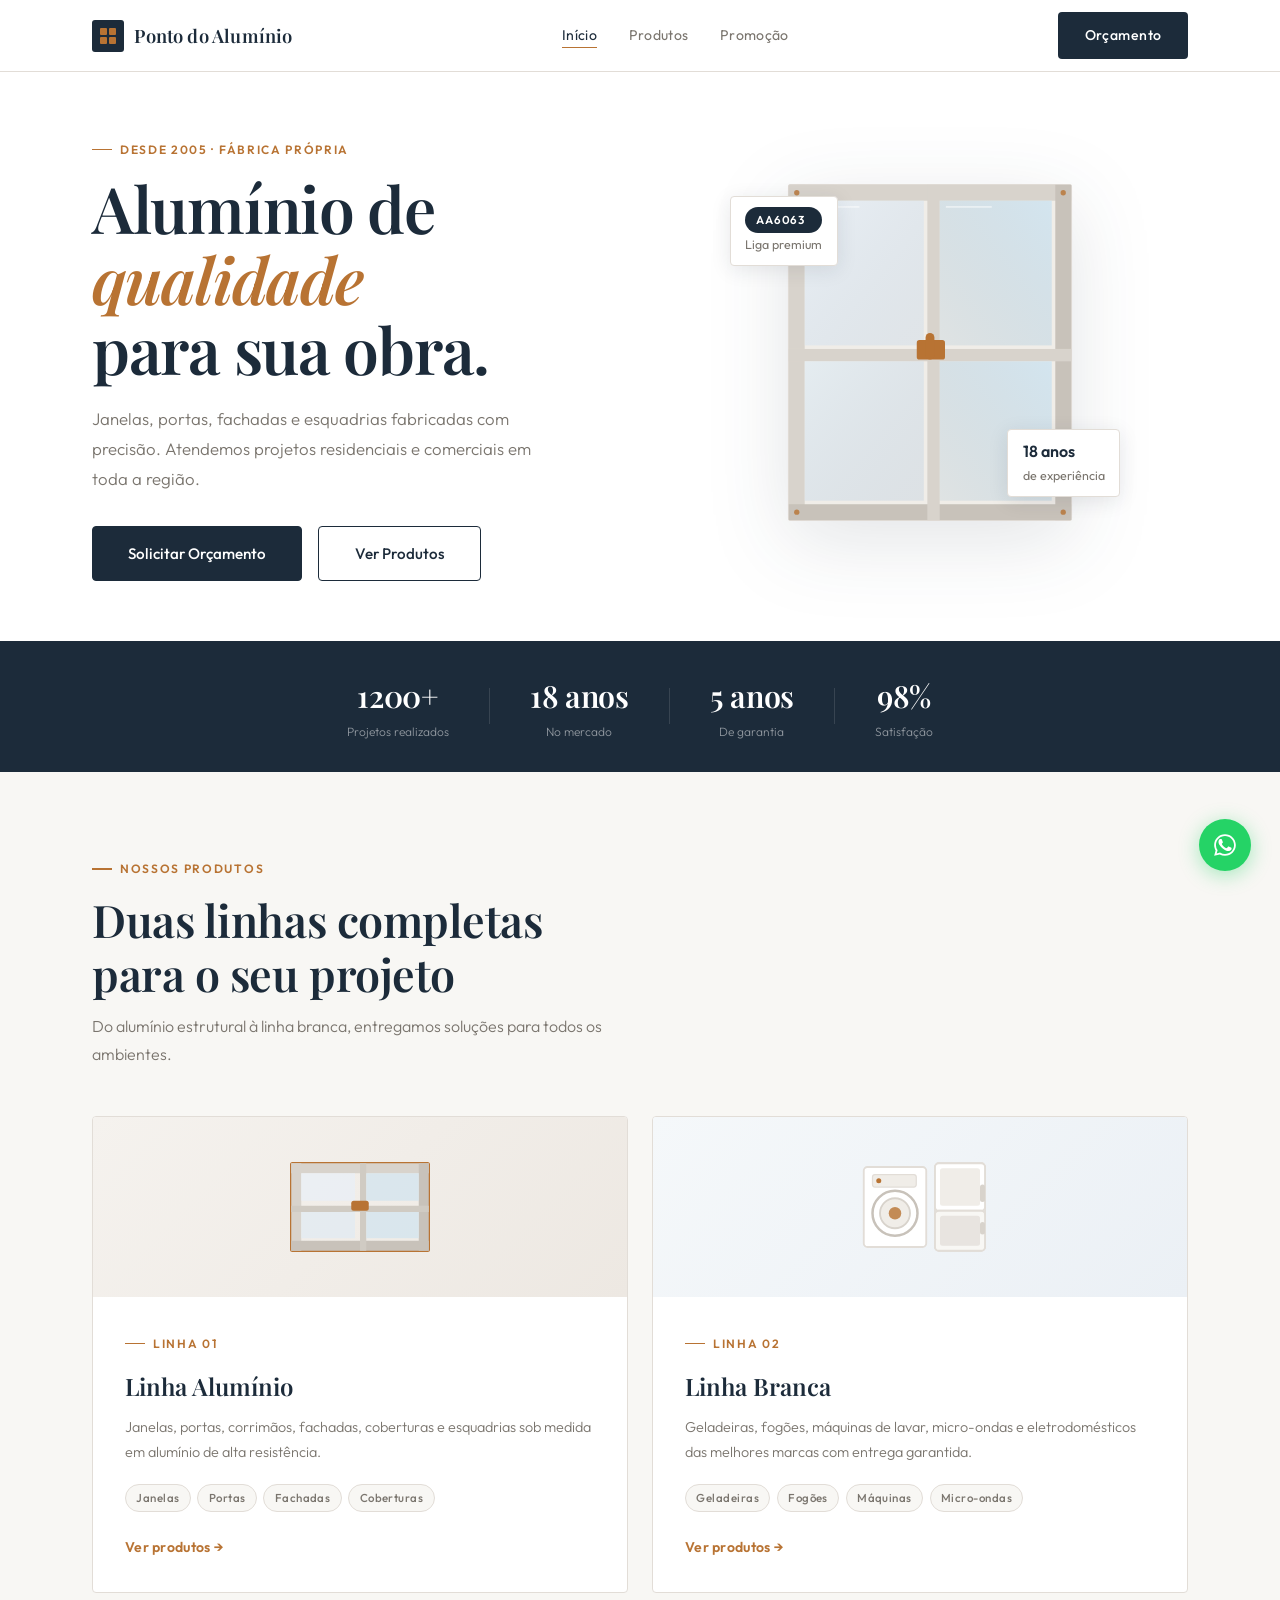
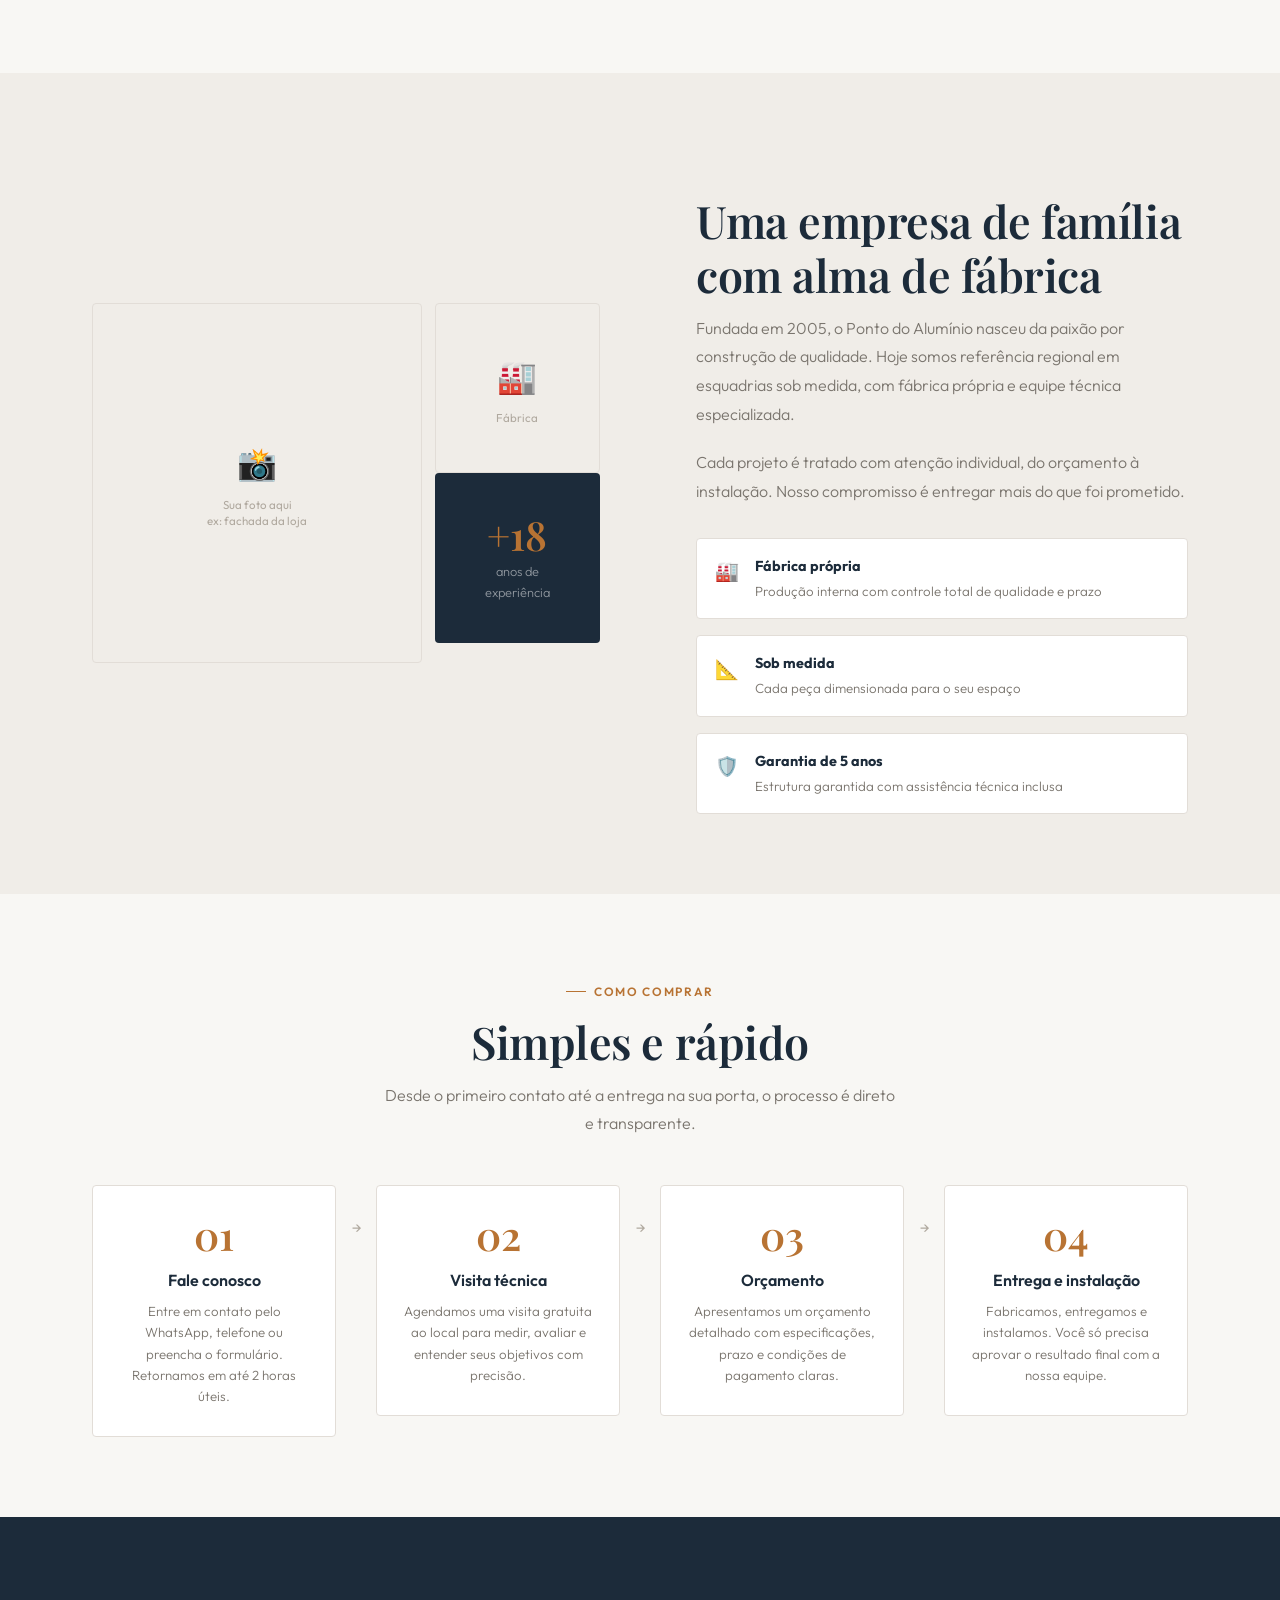
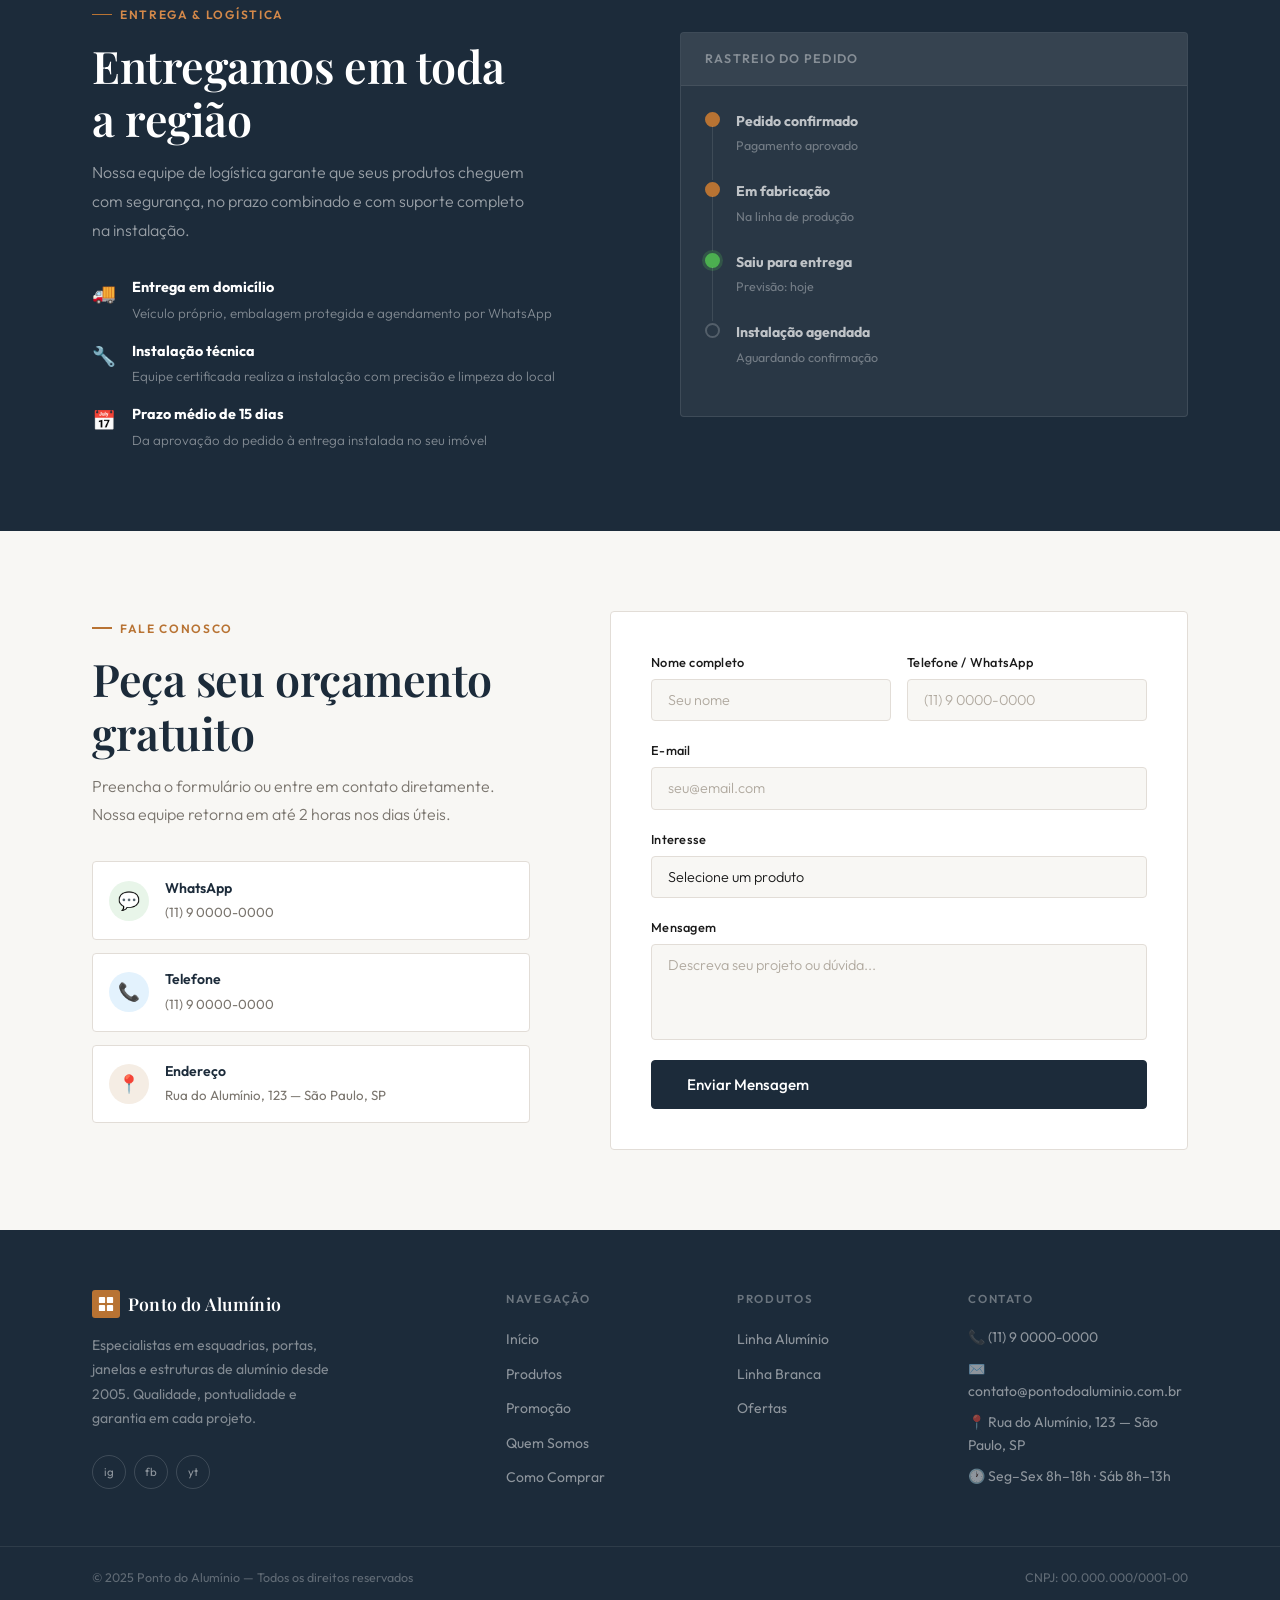
<file: index.html>
<!DOCTYPE html>
<html lang="pt-BR">
<head>
  <meta charset="UTF-8">
  <meta name="viewport" content="width=device-width, initial-scale=1.0">
  <meta name="description" content="Ponto do Alumínio — Especialistas em janelas, portas e esquadrias de alumínio. Fabricação própria, entrega rápida e garantia estendida.">
  <title>Ponto do Alumínio — Início</title>
  <link rel="preconnect" href="https://fonts.googleapis.com">
  <link rel="stylesheet" href="css/style.css">
  <link rel="stylesheet" href="css/home.css">
</head>
<body>

  <!-- NAV (injected by components.js) -->
  <div id="site-nav"></div>

  <main>

    <!-- ===== HERO ===== -->
    <section class="hero">
      <div class="container">
        <div class="hero-inner">
          <div class="hero-content">
            <div class="eyebrow reveal">Desde 2005 · Fábrica Própria</div>
            <h1 class="hero-title reveal reveal-delay-1">
              Alumínio de<br>
              <em>qualidade</em><br>
              para sua obra.
            </h1>
            <p class="hero-desc reveal reveal-delay-2">
              Janelas, portas, fachadas e esquadrias fabricadas com precisão.
              Atendemos projetos residenciais e comerciais em toda a região.
            </p>
            <div class="hero-actions reveal reveal-delay-3">
              <a href="#contato" class="btn btn-primary btn-lg">Solicitar Orçamento</a>
              <a href="produtos.html" class="btn btn-secondary btn-lg">Ver Produtos</a>
            </div>
          </div>
          <div class="hero-visual reveal reveal-delay-2">
            <div class="hero-img-wrap">
              <!-- Decorative aluminum window SVG -->
              <div class="hero-window-frame">
                <svg viewBox="0 0 340 400" fill="none" xmlns="http://www.w3.org/2000/svg">
                  <!-- Outer frame -->
                  <rect x="10" y="10" width="320" height="380" rx="2" fill="#F0EDE8" stroke="#E2DDD7" stroke-width="2"/>
                  <!-- Frame profile top -->
                  <rect x="10" y="10" width="320" height="18" fill="#D8D3CC"/>
                  <!-- Frame profile left -->
                  <rect x="10" y="10" width="18" height="380" fill="#D8D3CC"/>
                  <!-- Frame profile right -->
                  <rect x="312" y="10" width="18" height="380" fill="#C8C2BA"/>
                  <!-- Frame profile bottom -->
                  <rect x="10" y="372" width="320" height="18" fill="#C8C2BA"/>
                  <!-- Middle horizontal bar -->
                  <rect x="10" y="196" width="320" height="14" fill="#D8D3CC"/>
                  <!-- Middle vertical bar -->
                  <rect x="167" y="10" width="14" height="380" fill="#D8D3CC"/>
                  <!-- Glass panels -->
                  <rect x="28" y="28" width="135" height="164" fill="url(#glass1)"/>
                  <rect x="181" y="28" width="127" height="164" fill="url(#glass2)"/>
                  <rect x="28" y="210" width="135" height="158" fill="url(#glass3)"/>
                  <rect x="181" y="210" width="127" height="158" fill="url(#glass2)"/>
                  <!-- Handle -->
                  <rect x="155" y="186" width="32" height="22" rx="3" fill="#B87333"/>
                  <rect x="165" y="178" width="10" height="30" rx="5" fill="#B87333"/>
                  <!-- Light reflections -->
                  <path d="M35 35 L90 35" stroke="white" stroke-width="2" opacity="0.5"/>
                  <path d="M35 35 L35 80" stroke="white" stroke-width="2" opacity="0.3"/>
                  <path d="M188 35 L240 35" stroke="white" stroke-width="2" opacity="0.5"/>
                  <!-- Corner details -->
                  <circle cx="19" cy="19" r="3" fill="#B87333" opacity="0.8"/>
                  <circle cx="321" cy="19" r="3" fill="#B87333" opacity="0.8"/>
                  <circle cx="19" cy="381" r="3" fill="#B87333" opacity="0.8"/>
                  <circle cx="321" cy="381" r="3" fill="#B87333" opacity="0.8"/>
                  <defs>
                    <linearGradient id="glass1" x1="0" y1="0" x2="1" y2="1" gradientUnits="objectBoundingBox">
                      <stop offset="0%" stop-color="#E8F0F8" stop-opacity=".8"/>
                      <stop offset="100%" stop-color="#C8D8E8" stop-opacity=".4"/>
                    </linearGradient>
                    <linearGradient id="glass2" x1="1" y1="0" x2="0" y2="1" gradientUnits="objectBoundingBox">
                      <stop offset="0%" stop-color="#D0E4F0" stop-opacity=".9"/>
                      <stop offset="100%" stop-color="#B8CCD8" stop-opacity=".3"/>
                    </linearGradient>
                    <linearGradient id="glass3" x1="0" y1="0" x2="1" y2="1" gradientUnits="objectBoundingBox">
                      <stop offset="0%" stop-color="#E0ECF4" stop-opacity=".7"/>
                      <stop offset="100%" stop-color="#C0D0E0" stop-opacity=".4"/>
                    </linearGradient>
                  </defs>
                </svg>
              </div>
              <div class="hero-badge hero-badge-1">
                <span class="badge badge-navy">AA6063</span>
                <span>Liga premium</span>
              </div>
              <div class="hero-badge hero-badge-2">
                <strong>18 anos</strong>
                <span>de experiência</span>
              </div>
            </div>
          </div>
        </div>
      </div>

      <!-- Stats bar -->
      <div class="hero-stats-bar">
        <div class="container">
          <div class="hero-stats">
            <div class="stat-item">
              <strong data-counter="1200" data-suffix="+">0+</strong>
              <span>Projetos realizados</span>
            </div>
            <div class="stat-divider"></div>
            <div class="stat-item">
              <strong data-counter="18" data-suffix=" anos">0 anos</strong>
              <span>No mercado</span>
            </div>
            <div class="stat-divider"></div>
            <div class="stat-item">
              <strong data-counter="5" data-suffix=" anos">0 anos</strong>
              <span>De garantia</span>
            </div>
            <div class="stat-divider"></div>
            <div class="stat-item">
              <strong data-counter="98" data-suffix="%">0%</strong>
              <span>Satisfação</span>
            </div>
          </div>
        </div>
      </div>
    </section>

    <!-- ===== PRODUTOS DESTAQUE ===== -->
    <section class="section" id="produtos-destaque">
      <div class="container">
        <div class="section-header reveal">
          <div class="eyebrow">Nossos Produtos</div>
          <h2 class="section-title">Duas linhas completas<br>para o seu projeto</h2>
          <p class="section-sub">Do alumínio estrutural à linha branca, entregamos soluções para todos os ambientes.</p>
        </div>

        <div class="linha-cards">
          <!-- Linha Alumínio -->
          <a href="produtos.html#linha-aluminio" class="linha-card reveal">
            <div class="linha-card-visual linha-card-alu">
              <svg viewBox="0 0 120 80" fill="none" xmlns="http://www.w3.org/2000/svg">
                <rect x="5" y="5" width="110" height="70" rx="1" stroke="#B87333" stroke-width="2" fill="none"/>
                <rect x="5" y="5" width="110" height="8" fill="#D8D3CC"/>
                <rect x="5" y="5" width="8" height="70" fill="#D8D3CC"/>
                <rect x="107" y="5" width="8" height="70" fill="#C8C2BA"/>
                <rect x="5" y="67" width="110" height="8" fill="#C8C2BA"/>
                <rect x="60" y="5" width="5" height="70" fill="#D0CBC3"/>
                <rect x="5" y="39" width="110" height="5" fill="#D0CBC3"/>
                <rect x="13" y="13" width="43" height="22" fill="#E8F0F8" opacity=".7"/>
                <rect x="65" y="13" width="42" height="22" fill="#D0E4F0" opacity=".7"/>
                <rect x="13" y="44" width="43" height="21" fill="#E0ECF4" opacity=".7"/>
                <rect x="65" y="44" width="42" height="21" fill="#D0E4F0" opacity=".7"/>
                <rect x="53" y="35" width="14" height="8" rx="2" fill="#B87333"/>
              </svg>
            </div>
            <div class="linha-card-body">
              <div class="eyebrow">Linha 01</div>
              <h3>Linha Alumínio</h3>
              <p>Janelas, portas, corrimãos, fachadas, coberturas e esquadrias sob medida em alumínio de alta resistência.</p>
              <div class="linha-card-tags">
                <span>Janelas</span><span>Portas</span><span>Fachadas</span><span>Coberturas</span>
              </div>
              <span class="linha-card-link">Ver produtos →</span>
            </div>
          </a>

          <!-- Linha Branca -->
          <a href="produtos.html#linha-branca" class="linha-card reveal reveal-delay-2">
            <div class="linha-card-visual linha-card-branca">
              <svg viewBox="0 0 120 80" fill="none" xmlns="http://www.w3.org/2000/svg">
                <!-- Washing machine front -->
                <rect x="15" y="8" width="50" height="64" rx="3" fill="white" stroke="#E2DDD7" stroke-width="1.5"/>
                <circle cx="40" cy="45" r="18" stroke="#C8C2BA" stroke-width="2" fill="none"/>
                <circle cx="40" cy="45" r="12" stroke="#D8D3CC" stroke-width="1.5" fill="#F0EDE8"/>
                <circle cx="40" cy="45" r="5" fill="#B87333" opacity=".8"/>
                <rect x="22" y="14" width="35" height="10" rx="2" fill="#F0EDE8" stroke="#E2DDD7" stroke-width="1"/>
                <circle cx="27" cy="19" r="2" fill="#B87333"/>
                <!-- Fridge right -->
                <rect x="72" y="5" width="40" height="70" rx="3" fill="white" stroke="#E2DDD7" stroke-width="1.5"/>
                <rect x="72" y="5" width="40" height="38" rx="3" fill="white" stroke="#E2DDD7" stroke-width="1.5"/>
                <rect x="72" y="43" width="40" height="32" rx="3" fill="#F8F7F4" stroke="#E2DDD7" stroke-width="1.5"/>
                <rect x="76" y="9" width="32" height="30" rx="2" fill="#F0EDE8"/>
                <rect x="76" y="47" width="32" height="24" rx="2" fill="#E8E4E0"/>
                <rect x="108" y="22" width="4" height="14" rx="2" fill="#D8D3CC"/>
                <rect x="108" y="52" width="4" height="10" rx="2" fill="#D8D3CC"/>
              </svg>
            </div>
            <div class="linha-card-body">
              <div class="eyebrow">Linha 02</div>
              <h3>Linha Branca</h3>
              <p>Geladeiras, fogões, máquinas de lavar, micro-ondas e eletrodomésticos das melhores marcas com entrega garantida.</p>
              <div class="linha-card-tags">
                <span>Geladeiras</span><span>Fogões</span><span>Máquinas</span><span>Micro-ondas</span>
              </div>
              <span class="linha-card-link">Ver produtos →</span>
            </div>
          </a>
        </div>
      </div>
    </section>

    <!-- ===== QUEM SOMOS ===== -->
    <section class="section bg-light" id="quem-somos">
      <div class="container">
        <div class="about-grid">
          <div class="about-visual reveal">
            <div class="about-img-block">
              <div class="about-img-main">
                <div class="img-placeholder img-placeholder-tall">
                  <span>📸</span>
                  <small>Sua foto aqui<br>ex: fachada da loja</small>
                </div>
              </div>
              <div class="about-img-aside">
                <div class="img-placeholder img-placeholder-sm">
                  <span>🏭</span>
                  <small>Fábrica</small>
                </div>
                <div class="about-highlight-box">
                  <strong>+18</strong>
                  <span>anos de<br>experiência</span>
                </div>
              </div>
            </div>
          </div>
          <div class="about-content">
            <div class="eyebrow reveal">Quem Somos</div>
            <h2 class="section-title reveal">Uma empresa de família<br>com alma de fábrica</h2>
            <p class="reveal" style="color:var(--text-muted); font-weight:300; line-height:1.8; margin-bottom:1.2rem;">
              Fundada em 2005, o Ponto do Alumínio nasceu da paixão por construção de qualidade. Hoje somos referência regional em esquadrias sob medida, com fábrica própria e equipe técnica especializada.
            </p>
            <p class="reveal" style="color:var(--text-muted); font-weight:300; line-height:1.8; margin-bottom:2rem;">
              Cada projeto é tratado com atenção individual, do orçamento à instalação. Nosso compromisso é entregar mais do que foi prometido.
            </p>
            <div class="about-features reveal">
              <div class="about-feature">
                <div class="feature-icon">🏭</div>
                <div>
                  <strong>Fábrica própria</strong>
                  <p>Produção interna com controle total de qualidade e prazo</p>
                </div>
              </div>
              <div class="about-feature">
                <div class="feature-icon">📐</div>
                <div>
                  <strong>Sob medida</strong>
                  <p>Cada peça dimensionada para o seu espaço</p>
                </div>
              </div>
              <div class="about-feature">
                <div class="feature-icon">🛡️</div>
                <div>
                  <strong>Garantia de 5 anos</strong>
                  <p>Estrutura garantida com assistência técnica inclusa</p>
                </div>
              </div>
            </div>
          </div>
        </div>
      </div>
    </section>

    <!-- ===== COMO COMPRAR ===== -->
    <section class="section" id="como-comprar">
      <div class="container">
        <div class="text-center reveal">
          <div class="eyebrow" style="justify-content:center">Como Comprar</div>
          <h2 class="section-title">Simples e rápido</h2>
          <p class="section-sub" style="margin:0 auto;">Desde o primeiro contato até a entrega na sua porta, o processo é direto e transparente.</p>
        </div>
        <div class="steps-grid">
          <div class="step-card reveal">
            <div class="step-number">01</div>
            <h3>Fale conosco</h3>
            <p>Entre em contato pelo WhatsApp, telefone ou preencha o formulário. Retornamos em até 2 horas úteis.</p>
          </div>
          <div class="step-connector"></div>
          <div class="step-card reveal reveal-delay-1">
            <div class="step-number">02</div>
            <h3>Visita técnica</h3>
            <p>Agendamos uma visita gratuita ao local para medir, avaliar e entender seus objetivos com precisão.</p>
          </div>
          <div class="step-connector"></div>
          <div class="step-card reveal reveal-delay-2">
            <div class="step-number">03</div>
            <h3>Orçamento</h3>
            <p>Apresentamos um orçamento detalhado com especificações, prazo e condições de pagamento claras.</p>
          </div>
          <div class="step-connector"></div>
          <div class="step-card reveal reveal-delay-3">
            <div class="step-number">04</div>
            <h3>Entrega e instalação</h3>
            <p>Fabricamos, entregamos e instalamos. Você só precisa aprovar o resultado final com a nossa equipe.</p>
          </div>
        </div>
      </div>
    </section>

    <!-- ===== ENTREGA ===== -->
    <section class="section bg-navy" id="entrega">
      <div class="container">
        <div class="entrega-grid">
          <div>
            <div class="eyebrow" style="color:#D4894A">Entrega & Logística</div>
            <h2 class="section-title" style="color:white">Entregamos em toda<br>a região</h2>
            <p style="color:rgba(255,255,255,.55); font-weight:300; line-height:1.8; max-width:440px; margin-bottom:2rem;">
              Nossa equipe de logística garante que seus produtos cheguem com segurança, no prazo combinado e com suporte completo na instalação.
            </p>
            <div class="entrega-items">
              <div class="entrega-item reveal">
                <span class="entrega-icon">🚚</span>
                <div>
                  <strong>Entrega em domicílio</strong>
                  <p>Veículo próprio, embalagem protegida e agendamento por WhatsApp</p>
                </div>
              </div>
              <div class="entrega-item reveal reveal-delay-1">
                <span class="entrega-icon">🔧</span>
                <div>
                  <strong>Instalação técnica</strong>
                  <p>Equipe certificada realiza a instalação com precisão e limpeza do local</p>
                </div>
              </div>
              <div class="entrega-item reveal reveal-delay-2">
                <span class="entrega-icon">📅</span>
                <div>
                  <strong>Prazo médio de 15 dias</strong>
                  <p>Da aprovação do pedido à entrega instalada no seu imóvel</p>
                </div>
              </div>
            </div>
          </div>
          <div class="entrega-visual reveal">
            <div class="entrega-card">
              <div class="entrega-card-header">Rastreio do Pedido</div>
              <div class="entrega-timeline">
                <div class="tl-item tl-done">
                  <div class="tl-dot"></div>
                  <div>
                    <strong>Pedido confirmado</strong>
                    <span>Pagamento aprovado</span>
                  </div>
                </div>
                <div class="tl-item tl-done">
                  <div class="tl-dot"></div>
                  <div>
                    <strong>Em fabricação</strong>
                    <span>Na linha de produção</span>
                  </div>
                </div>
                <div class="tl-item tl-active">
                  <div class="tl-dot"></div>
                  <div>
                    <strong>Saiu para entrega</strong>
                    <span>Previsão: hoje</span>
                  </div>
                </div>
                <div class="tl-item">
                  <div class="tl-dot"></div>
                  <div>
                    <strong>Instalação agendada</strong>
                    <span>Aguardando confirmação</span>
                  </div>
                </div>
              </div>
            </div>
          </div>
        </div>
      </div>
    </section>

    <!-- ===== CONTATO ===== -->
    <section class="section" id="contato">
      <div class="container">
        <div class="contato-grid">
          <div>
            <div class="eyebrow reveal">Fale Conosco</div>
            <h2 class="section-title reveal">Peça seu orçamento<br>gratuito</h2>
            <p class="reveal" style="color:var(--text-muted); font-weight:300; line-height:1.8; margin-bottom:2rem;">
              Preencha o formulário ou entre em contato diretamente. Nossa equipe retorna em até 2 horas nos dias úteis.
            </p>
            <div class="contato-info reveal">
              <a href="https://wa.me/5511900000000" class="contato-channel">
                <div class="channel-icon" style="background:#E8F5E9">💬</div>
                <div>
                  <strong>WhatsApp</strong>
                  <span>(11) 9 0000-0000</span>
                </div>
              </a>
              <a href="tel:+5511900000000" class="contato-channel">
                <div class="channel-icon" style="background:#E3F2FD">📞</div>
                <div>
                  <strong>Telefone</strong>
                  <span>(11) 9 0000-0000</span>
                </div>
              </a>
              <div class="contato-channel">
                <div class="channel-icon" style="background:var(--copper-pale)">📍</div>
                <div>
                  <strong>Endereço</strong>
                  <span>Rua do Alumínio, 123 — São Paulo, SP</span>
                </div>
              </div>
            </div>
          </div>
          <div class="contato-form-wrap reveal">
            <form class="contato-form" onsubmit="return false;">
              <div class="form-row">
                <div class="form-group">
                  <label for="nome">Nome completo</label>
                  <input type="text" id="nome" placeholder="Seu nome">
                </div>
                <div class="form-group">
                  <label for="tel">Telefone / WhatsApp</label>
                  <input type="tel" id="tel" placeholder="(11) 9 0000-0000">
                </div>
              </div>
              <div class="form-group">
                <label for="email">E-mail</label>
                <input type="email" id="email" placeholder="seu@email.com">
              </div>
              <div class="form-group">
                <label for="interesse">Interesse</label>
                <select id="interesse">
                  <option value="">Selecione um produto</option>
                  <option>Janelas de Alumínio</option>
                  <option>Portas de Alumínio</option>
                  <option>Coberturas / Pergola</option>
                  <option>Fachada Comercial</option>
                  <option>Linha Branca</option>
                  <option>Outro</option>
                </select>
              </div>
              <div class="form-group">
                <label for="msg">Mensagem</label>
                <textarea id="msg" rows="4" placeholder="Descreva seu projeto ou dúvida..."></textarea>
              </div>
              <button type="submit" class="btn btn-primary btn-lg" style="width:100%">Enviar Mensagem</button>
            </form>
          </div>
        </div>
      </div>
    </section>

  </main>

  <!-- FOOTER (injected by components.js) -->
  <div id="site-footer"></div>

  <script src="js/components.js"></script>
  <script src="js/main.js"></script>
</body>
</html>
</file>
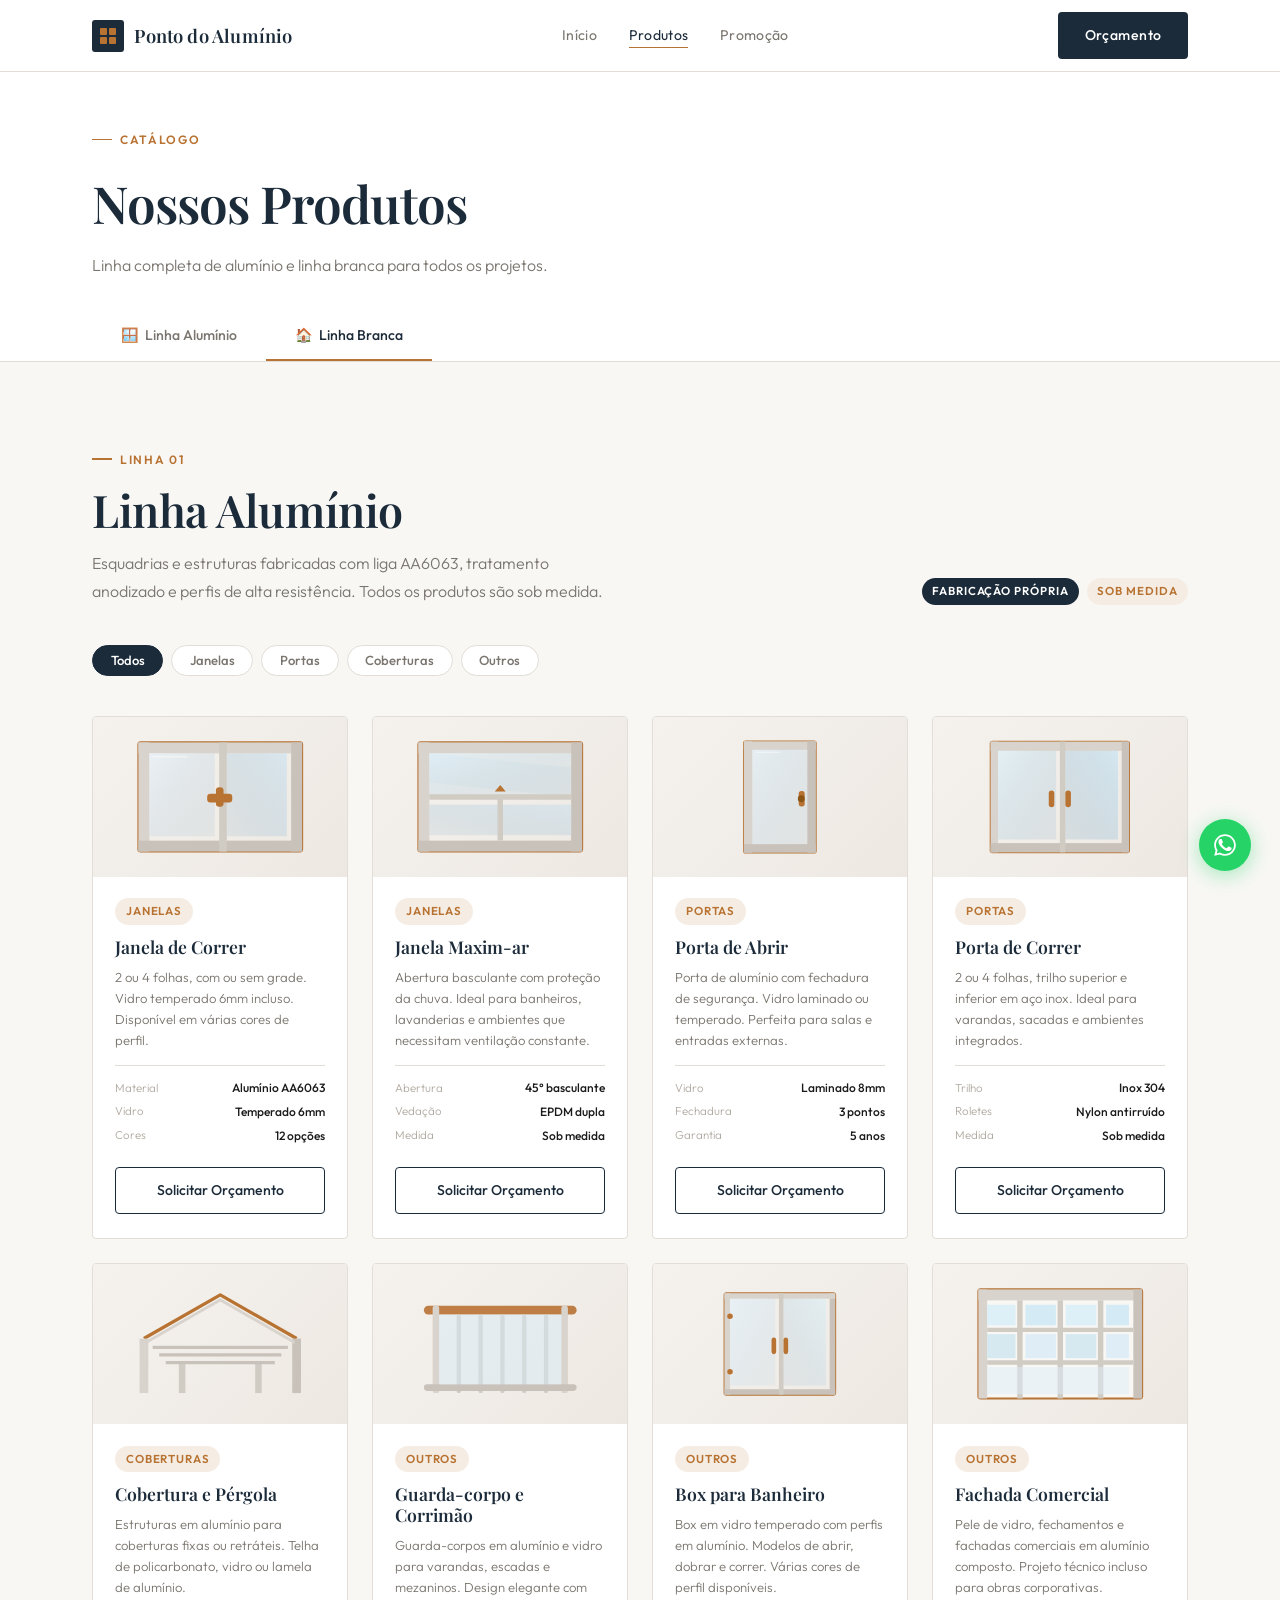
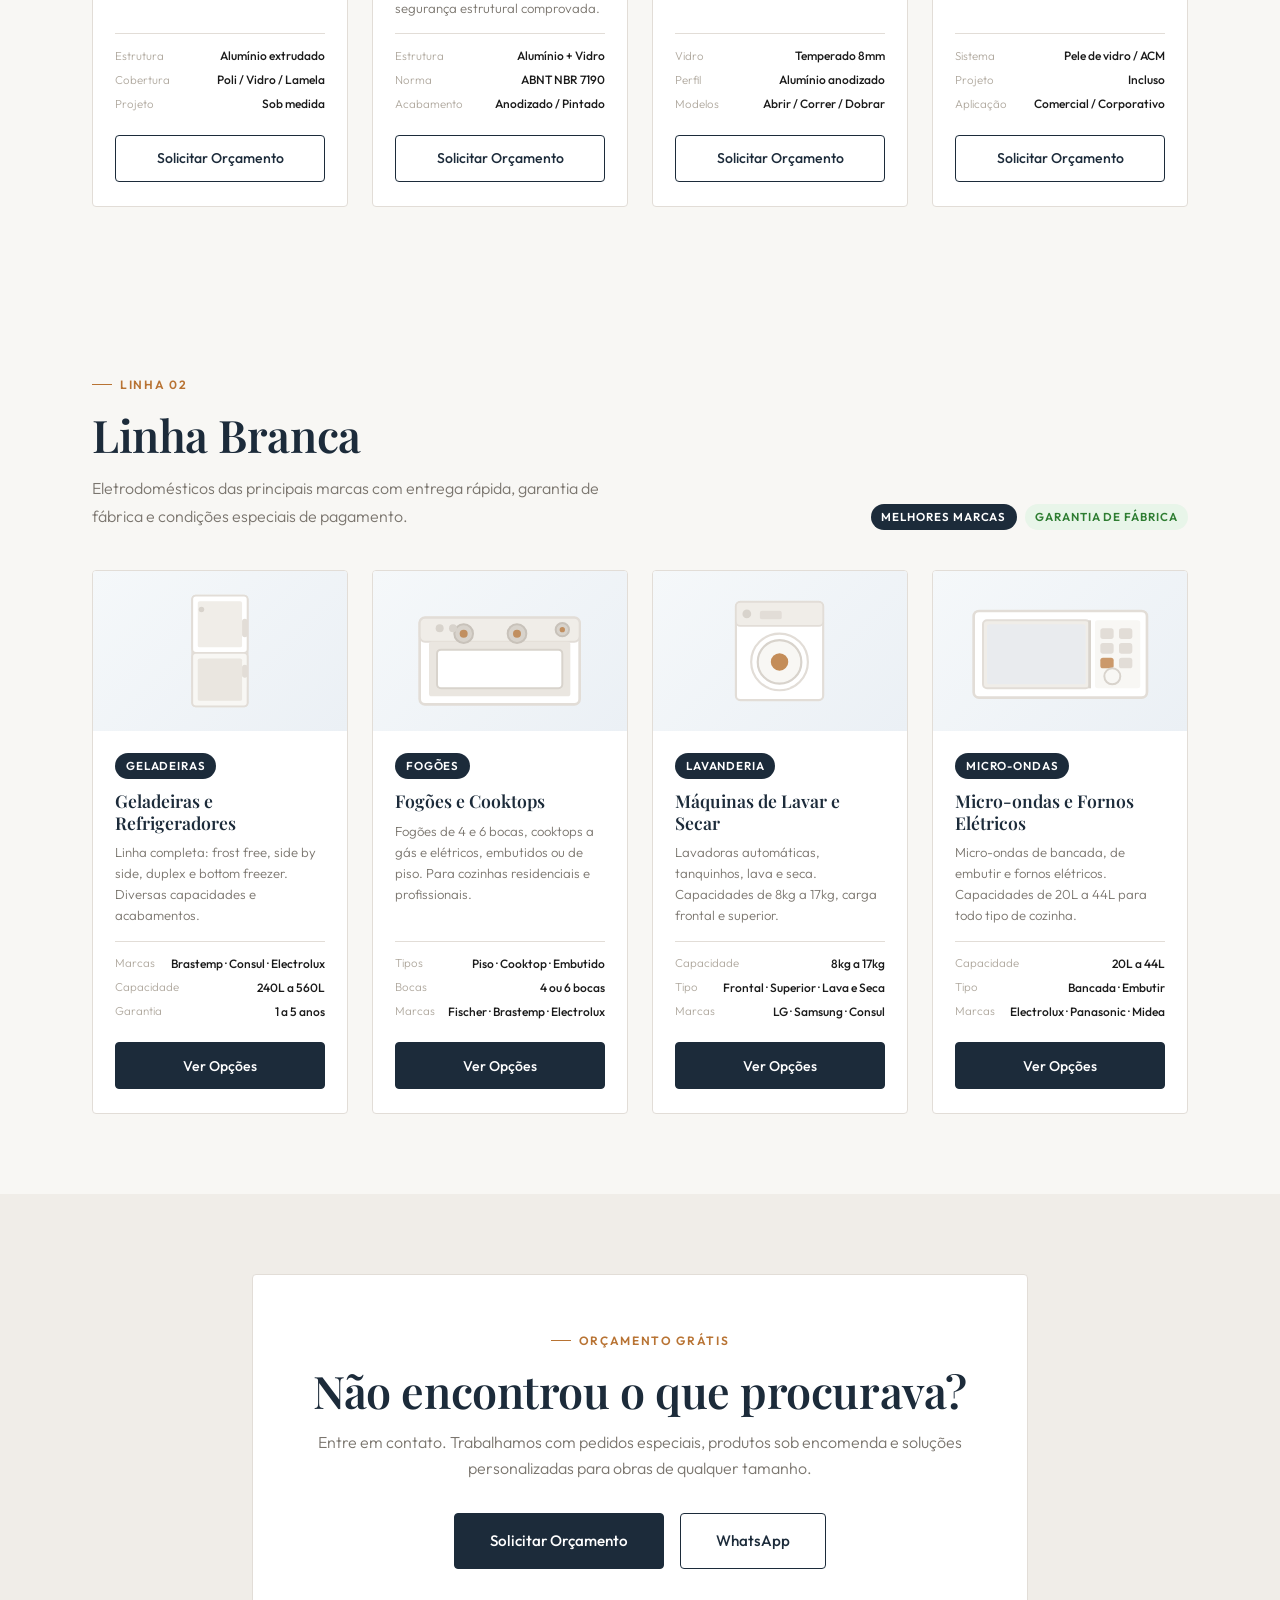
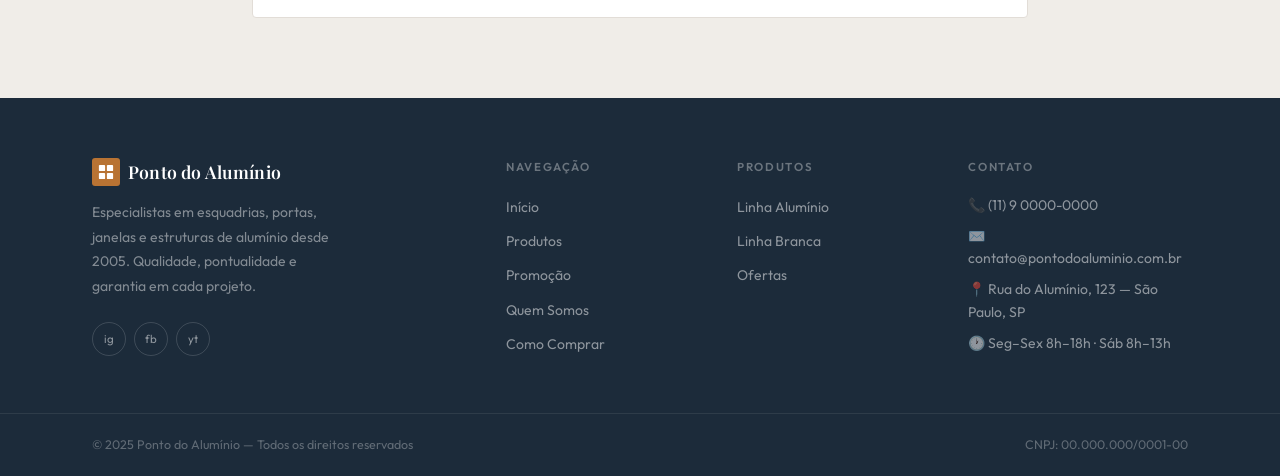
<file: produtos.html>
<!DOCTYPE html>
<html lang="pt-BR">
<head>
  <meta charset="UTF-8">
  <meta name="viewport" content="width=device-width, initial-scale=1.0">
  <meta name="description" content="Ponto do Alumínio — Linha completa de produtos em alumínio e linha branca.">
  <title>Produtos — Ponto do Alumínio</title>
  <link rel="preconnect" href="https://fonts.googleapis.com">
  <link rel="stylesheet" href="css/style.css">
  <link rel="stylesheet" href="css/produtos.css">
</head>
<body>

  <div id="site-nav"></div>

  <main>

    <!-- ===== PAGE HEADER ===== -->
    <div class="page-header">
      <div class="container">
        <div class="eyebrow reveal">Catálogo</div>
        <h1 class="page-title reveal">Nossos Produtos</h1>
        <p class="page-desc reveal">Linha completa de alumínio e linha branca para todos os projetos.</p>
        <div class="page-tabs reveal">
          <a href="#linha-aluminio" class="page-tab active" data-tab="aluminio">
            <span>🪟</span> Linha Alumínio
          </a>
          <a href="#linha-branca" class="page-tab" data-tab="branca">
            <span>🏠</span> Linha Branca
          </a>
        </div>
      </div>
    </div>

    <!-- ===== LINHA ALUMÍNIO ===== -->
    <section class="section" id="linha-aluminio">
      <div class="container">
        <div class="linha-header reveal">
          <div>
            <div class="eyebrow">Linha 01</div>
            <h2 class="section-title">Linha Alumínio</h2>
            <p class="section-sub">Esquadrias e estruturas fabricadas com liga AA6063, tratamento anodizado e perfis de alta resistência. Todos os produtos são sob medida.</p>
          </div>
          <div class="linha-badge-group">
            <span class="badge badge-navy">Fabricação Própria</span>
            <span class="badge badge-copper">Sob Medida</span>
          </div>
        </div>

        <!-- Filter -->
        <div class="filter-bar reveal">
          <button class="filter-btn active" data-filter="all">Todos</button>
          <button class="filter-btn" data-filter="janelas">Janelas</button>
          <button class="filter-btn" data-filter="portas">Portas</button>
          <button class="filter-btn" data-filter="coberturas">Coberturas</button>
          <button class="filter-btn" data-filter="outros">Outros</button>
        </div>

        <div class="products-grid">

          <!-- Janela de Correr -->
          <div class="product-card reveal" data-category="janelas">
            <div class="product-img product-img-alu">
              <svg viewBox="0 0 160 110" fill="none" xmlns="http://www.w3.org/2000/svg">
                <rect x="5" y="5" width="150" height="100" rx="2" stroke="#B87333" stroke-width="2" fill="none"/>
                <rect x="5" y="5" width="150" height="10" fill="#D8D3CC"/>
                <rect x="5" y="5" width="10" height="100" fill="#D8D3CC"/>
                <rect x="145" y="5" width="10" height="100" fill="#C8C2BA"/>
                <rect x="5" y="95" width="150" height="10" fill="#C8C2BA"/>
                <rect x="79" y="5" width="7" height="100" fill="#D0CBC3"/>
                <rect x="15" y="15" width="60" height="76" fill="url(#gAlu1)" opacity=".8"/>
                <rect x="86" y="15" width="55" height="76" fill="url(#gAlu2)" opacity=".8"/>
                <rect x="68" y="52" width="23" height="8" rx="3" fill="#B87333"/>
                <rect x="76" y="46" width="7" height="18" rx="3" fill="#B87333"/>
                <path d="M18 18 L50 18" stroke="white" stroke-width="1.5" opacity=".4"/>
                <defs>
                  <linearGradient id="gAlu1" x1="0" y1="0" x2="1" y2="1" gradientUnits="objectBoundingBox">
                    <stop offset="0%" stop-color="#E8F0F8" stop-opacity=".9"/>
                    <stop offset="100%" stop-color="#B8CCD8" stop-opacity=".3"/>
                  </linearGradient>
                  <linearGradient id="gAlu2" x1="1" y1="0" x2="0" y2="1" gradientUnits="objectBoundingBox">
                    <stop offset="0%" stop-color="#D0E4F0" stop-opacity=".9"/>
                    <stop offset="100%" stop-color="#A8C0D0" stop-opacity=".3"/>
                  </linearGradient>
                </defs>
              </svg>
            </div>
            <div class="product-card-body">
              <div class="product-meta">
                <span class="badge badge-copper">Janelas</span>
              </div>
              <h3>Janela de Correr</h3>
              <p>2 ou 4 folhas, com ou sem grade. Vidro temperado 6mm incluso. Disponível em várias cores de perfil.</p>
              <div class="product-specs">
                <div class="spec"><span>Material</span><strong>Alumínio AA6063</strong></div>
                <div class="spec"><span>Vidro</span><strong>Temperado 6mm</strong></div>
                <div class="spec"><span>Cores</span><strong>12 opções</strong></div>
              </div>
              <a href="index.html#contato" class="btn btn-secondary" style="width:100%; justify-content:center">Solicitar Orçamento</a>
            </div>
          </div>

          <!-- Janela Maxim-ar -->
          <div class="product-card reveal reveal-delay-1" data-category="janelas">
            <div class="product-img product-img-alu">
              <svg viewBox="0 0 160 110" fill="none" xmlns="http://www.w3.org/2000/svg">
                <rect x="5" y="5" width="150" height="100" rx="2" stroke="#B87333" stroke-width="2" fill="none"/>
                <rect x="5" y="5" width="150" height="10" fill="#D8D3CC"/>
                <rect x="5" y="5" width="10" height="100" fill="#D8D3CC"/>
                <rect x="145" y="5" width="10" height="100" fill="#C8C2BA"/>
                <rect x="5" y="95" width="150" height="10" fill="#C8C2BA"/>
                <!-- Tilted panel indication -->
                <path d="M15 15 L145 15 L145 55 L15 55 Z" fill="url(#gAlu1b)" opacity=".6"/>
                <path d="M15 15 L145 28 L145 55 L15 42 Z" fill="url(#gAlu1b)" opacity=".4"/>
                <rect x="15" y="62" width="130" height="28" fill="url(#gAlu2b)" opacity=".6"/>
                <line x1="15" y1="55" x2="145" y2="55" stroke="#D0CBC3" stroke-width="5"/>
                <line x1="80" y1="55" x2="80" y2="95" stroke="#D0CBC3" stroke-width="5"/>
                <path d="M75 50 L85 50 L80 44 Z" fill="#B87333"/>
                <defs>
                  <linearGradient id="gAlu1b" x1="0" y1="0" x2="1" y2="1" gradientUnits="objectBoundingBox">
                    <stop offset="0%" stop-color="#D8ECF8" stop-opacity=".9"/>
                    <stop offset="100%" stop-color="#A8C4D4" stop-opacity=".3"/>
                  </linearGradient>
                  <linearGradient id="gAlu2b" x1="1" y1="0" x2="0" y2="1" gradientUnits="objectBoundingBox">
                    <stop offset="0%" stop-color="#C8E0F0" stop-opacity=".9"/>
                    <stop offset="100%" stop-color="#98B8CC" stop-opacity=".3"/>
                  </linearGradient>
                </defs>
              </svg>
            </div>
            <div class="product-card-body">
              <div class="product-meta">
                <span class="badge badge-copper">Janelas</span>
              </div>
              <h3>Janela Maxim-ar</h3>
              <p>Abertura basculante com proteção da chuva. Ideal para banheiros, lavanderias e ambientes que necessitam ventilação constante.</p>
              <div class="product-specs">
                <div class="spec"><span>Abertura</span><strong>45° basculante</strong></div>
                <div class="spec"><span>Vedação</span><strong>EPDM dupla</strong></div>
                <div class="spec"><span>Medida</span><strong>Sob medida</strong></div>
              </div>
              <a href="index.html#contato" class="btn btn-secondary" style="width:100%; justify-content:center">Solicitar Orçamento</a>
            </div>
          </div>

          <!-- Porta de Abrir -->
          <div class="product-card reveal reveal-delay-2" data-category="portas">
            <div class="product-img product-img-alu">
              <svg viewBox="0 0 100 140" fill="none" xmlns="http://www.w3.org/2000/svg">
                <rect x="8" y="5" width="84" height="130" rx="2" stroke="#B87333" stroke-width="2" fill="none"/>
                <rect x="8" y="5" width="84" height="10" fill="#D8D3CC"/>
                <rect x="8" y="5" width="10" height="130" fill="#D8D3CC"/>
                <rect x="82" y="5" width="10" height="130" fill="#C8C2BA"/>
                <rect x="8" y="125" width="84" height="10" fill="#C8C2BA"/>
                <rect x="18" y="15" width="64" height="110" fill="url(#gPorta)" opacity=".7"/>
                <!-- Handle -->
                <rect x="72" y="63" width="7" height="18" rx="3" fill="#B87333"/>
                <circle cx="75" cy="72" r="4" fill="#8B5515"/>
                <path d="M22 18 L50 18" stroke="white" stroke-width="1.5" opacity=".4"/>
                <defs>
                  <linearGradient id="gPorta" x1="0" y1="0" x2="1" y2="1" gradientUnits="objectBoundingBox">
                    <stop offset="0%" stop-color="#E0EEF8" stop-opacity=".9"/>
                    <stop offset="100%" stop-color="#B0C8D8" stop-opacity=".3"/>
                  </linearGradient>
                </defs>
              </svg>
            </div>
            <div class="product-card-body">
              <div class="product-meta">
                <span class="badge badge-copper">Portas</span>
              </div>
              <h3>Porta de Abrir</h3>
              <p>Porta de alumínio com fechadura de segurança. Vidro laminado ou temperado. Perfeita para salas e entradas externas.</p>
              <div class="product-specs">
                <div class="spec"><span>Vidro</span><strong>Laminado 8mm</strong></div>
                <div class="spec"><span>Fechadura</span><strong>3 pontos</strong></div>
                <div class="spec"><span>Garantia</span><strong>5 anos</strong></div>
              </div>
              <a href="index.html#contato" class="btn btn-secondary" style="width:100%; justify-content:center">Solicitar Orçamento</a>
            </div>
          </div>

          <!-- Porta de Correr -->
          <div class="product-card reveal" data-category="portas">
            <div class="product-img product-img-alu">
              <svg viewBox="0 0 160 130" fill="none" xmlns="http://www.w3.org/2000/svg">
                <rect x="5" y="5" width="150" height="120" rx="2" stroke="#B87333" stroke-width="2" fill="none"/>
                <rect x="5" y="5" width="150" height="10" fill="#D8D3CC"/>
                <rect x="5" y="5" width="8" height="120" fill="#D8D3CC"/>
                <rect x="147" y="5" width="8" height="120" fill="#C8C2BA"/>
                <rect x="5" y="115" width="150" height="10" fill="#C8C2BA"/>
                <rect x="80" y="5" width="6" height="120" fill="#D0CBC3"/>
                <rect x="13" y="15" width="63" height="96" fill="url(#gCorrer1)" opacity=".7"/>
                <rect x="86" y="15" width="57" height="96" fill="url(#gCorrer2)" opacity=".7"/>
                <rect x="68" y="58" width="6" height="18" rx="3" fill="#B87333"/>
                <rect x="86" y="58" width="6" height="18" rx="3" fill="#B87333"/>
                <defs>
                  <linearGradient id="gCorrer1" x1="0" y1="0" x2="1" y2="1" gradientUnits="objectBoundingBox">
                    <stop offset="0%" stop-color="#DCF0F8"/>
                    <stop offset="100%" stop-color="#ACC4D4" stop-opacity=".4"/>
                  </linearGradient>
                  <linearGradient id="gCorrer2" x1="1" y1="0" x2="0" y2="1" gradientUnits="objectBoundingBox">
                    <stop offset="0%" stop-color="#C8E4F4"/>
                    <stop offset="100%" stop-color="#98B8CC" stop-opacity=".4"/>
                  </linearGradient>
                </defs>
              </svg>
            </div>
            <div class="product-card-body">
              <div class="product-meta">
                <span class="badge badge-copper">Portas</span>
              </div>
              <h3>Porta de Correr</h3>
              <p>2 ou 4 folhas, trilho superior e inferior em aço inox. Ideal para varandas, sacadas e ambientes integrados.</p>
              <div class="product-specs">
                <div class="spec"><span>Trilho</span><strong>Inox 304</strong></div>
                <div class="spec"><span>Roletes</span><strong>Nylon antirruído</strong></div>
                <div class="spec"><span>Medida</span><strong>Sob medida</strong></div>
              </div>
              <a href="index.html#contato" class="btn btn-secondary" style="width:100%; justify-content:center">Solicitar Orçamento</a>
            </div>
          </div>

          <!-- Cobertura / Pergola -->
          <div class="product-card reveal reveal-delay-1" data-category="coberturas">
            <div class="product-img product-img-alu">
              <svg viewBox="0 0 160 110" fill="none" xmlns="http://www.w3.org/2000/svg">
                <path d="M10 50 L80 10 L150 50" stroke="#B87333" stroke-width="3" fill="none" stroke-linejoin="round"/>
                <path d="M10 50 L10 100" stroke="#D8D3CC" stroke-width="8"/>
                <path d="M150 50 L150 100" stroke="#C8C2BA" stroke-width="8"/>
                <path d="M45 72 L45 100" stroke="#D0CBC3" stroke-width="6"/>
                <path d="M115 72 L115 100" stroke="#D0CBC3" stroke-width="6"/>
                <!-- Roof panels -->
                <path d="M12 52 L80 13 L148 52 L148 55 L80 16 L12 55 Z" fill="#D8D3CC"/>
                <!-- Horizontal slats -->
                <line x1="18" y1="58" x2="142" y2="58" stroke="#C8C2BA" stroke-width="3"/>
                <line x1="24" y1="65" x2="136" y2="65" stroke="#C8C2BA" stroke-width="3"/>
                <line x1="30" y1="72" x2="130" y2="72" stroke="#C8C2BA" stroke-width="3"/>
              </svg>
            </div>
            <div class="product-card-body">
              <div class="product-meta">
                <span class="badge badge-copper">Coberturas</span>
              </div>
              <h3>Cobertura e Pérgola</h3>
              <p>Estruturas em alumínio para coberturas fixas ou retráteis. Telha de policarbonato, vidro ou lamela de alumínio.</p>
              <div class="product-specs">
                <div class="spec"><span>Estrutura</span><strong>Alumínio extrudado</strong></div>
                <div class="spec"><span>Cobertura</span><strong>Poli / Vidro / Lamela</strong></div>
                <div class="spec"><span>Projeto</span><strong>Sob medida</strong></div>
              </div>
              <a href="index.html#contato" class="btn btn-secondary" style="width:100%; justify-content:center">Solicitar Orçamento</a>
            </div>
          </div>

          <!-- Guarda-corpo / Corrimão -->
          <div class="product-card reveal reveal-delay-2" data-category="outros">
            <div class="product-img product-img-alu">
              <svg viewBox="0 0 160 110" fill="none" xmlns="http://www.w3.org/2000/svg">
                <!-- Top rail -->
                <rect x="10" y="20" width="140" height="8" rx="4" fill="#B87333" opacity=".9"/>
                <!-- Posts -->
                <rect x="18" y="20" width="6" height="80" rx="2" fill="#D8D3CC"/>
                <rect x="40" y="28" width="4" height="72" rx="2" fill="#D0CBC3"/>
                <rect x="60" y="28" width="4" height="72" rx="2" fill="#D0CBC3"/>
                <rect x="80" y="28" width="4" height="72" rx="2" fill="#D0CBC3"/>
                <rect x="100" y="28" width="4" height="72" rx="2" fill="#D0CBC3"/>
                <rect x="120" y="28" width="4" height="72" rx="2" fill="#D0CBC3"/>
                <rect x="136" y="20" width="6" height="80" rx="2" fill="#D8D3CC"/>
                <!-- Bottom rail -->
                <rect x="10" y="92" width="140" height="6" rx="3" fill="#C8C2BA"/>
                <!-- Glass panel between posts -->
                <rect x="24" y="28" width="112" height="64" fill="#D8ECF8" opacity=".5"/>
              </svg>
            </div>
            <div class="product-card-body">
              <div class="product-meta">
                <span class="badge badge-copper">Outros</span>
              </div>
              <h3>Guarda-corpo e Corrimão</h3>
              <p>Guarda-corpos em alumínio e vidro para varandas, escadas e mezaninos. Design elegante com segurança estrutural comprovada.</p>
              <div class="product-specs">
                <div class="spec"><span>Estrutura</span><strong>Alumínio + Vidro</strong></div>
                <div class="spec"><span>Norma</span><strong>ABNT NBR 7190</strong></div>
                <div class="spec"><span>Acabamento</span><strong>Anodizado / Pintado</strong></div>
              </div>
              <a href="index.html#contato" class="btn btn-secondary" style="width:100%; justify-content:center">Solicitar Orçamento</a>
            </div>
          </div>

          <!-- Box Banheiro -->
          <div class="product-card reveal" data-category="outros">
            <div class="product-img product-img-alu">
              <svg viewBox="0 0 160 130" fill="none" xmlns="http://www.w3.org/2000/svg">
                <!-- Box shower -->
                <rect x="20" y="10" width="120" height="110" rx="2" stroke="#B87333" stroke-width="2" fill="none"/>
                <rect x="20" y="10" width="6" height="110" fill="#D8D3CC"/>
                <rect x="134" y="10" width="6" height="110" fill="#C8C2BA"/>
                <rect x="20" y="10" width="120" height="6" fill="#D8D3CC"/>
                <rect x="20" y="114" width="120" height="6" fill="#C8C2BA"/>
                <!-- Door division -->
                <rect x="79" y="10" width="5" height="110" fill="#D0CBC3"/>
                <!-- Panels -->
                <rect x="26" y="16" width="49" height="94" fill="url(#gBox1)" opacity=".7"/>
                <rect x="84" y="16" width="46" height="94" fill="url(#gBox2)" opacity=".7"/>
                <!-- Hinges -->
                <circle cx="26" cy="35" r="3" fill="#B87333"/>
                <circle cx="26" cy="95" r="3" fill="#B87333"/>
                <!-- Handle -->
                <rect x="71" y="58" width="5" height="18" rx="2.5" fill="#B87333"/>
                <rect x="84" y="58" width="5" height="18" rx="2.5" fill="#B87333"/>
                <defs>
                  <linearGradient id="gBox1" x1="0" y1="0" x2="1" y2="1" gradientUnits="objectBoundingBox">
                    <stop offset="0%" stop-color="#E4F2FC" stop-opacity=".9"/>
                    <stop offset="100%" stop-color="#C0D8E8" stop-opacity=".3"/>
                  </linearGradient>
                  <linearGradient id="gBox2" x1="1" y1="0" x2="0" y2="1" gradientUnits="objectBoundingBox">
                    <stop offset="0%" stop-color="#DCF0F8" stop-opacity=".9"/>
                    <stop offset="100%" stop-color="#B0C8D8" stop-opacity=".3"/>
                  </linearGradient>
                </defs>
              </svg>
            </div>
            <div class="product-card-body">
              <div class="product-meta">
                <span class="badge badge-copper">Outros</span>
              </div>
              <h3>Box para Banheiro</h3>
              <p>Box em vidro temperado com perfis em alumínio. Modelos de abrir, dobrar e correr. Várias cores de perfil disponíveis.</p>
              <div class="product-specs">
                <div class="spec"><span>Vidro</span><strong>Temperado 8mm</strong></div>
                <div class="spec"><span>Perfil</span><strong>Alumínio anodizado</strong></div>
                <div class="spec"><span>Modelos</span><strong>Abrir / Correr / Dobrar</strong></div>
              </div>
              <a href="index.html#contato" class="btn btn-secondary" style="width:100%; justify-content:center">Solicitar Orçamento</a>
            </div>
          </div>

          <!-- Fachada Comercial -->
          <div class="product-card reveal reveal-delay-1" data-category="outros">
            <div class="product-img product-img-alu">
              <svg viewBox="0 0 160 110" fill="none" xmlns="http://www.w3.org/2000/svg">
                <rect x="5" y="5" width="150" height="100" rx="2" stroke="#B87333" stroke-width="2" fill="#F8F7F4"/>
                <!-- Grid facade -->
                <rect x="5" y="5" width="150" height="10" fill="#D8D3CC"/>
                <rect x="5" y="5" width="8" height="100" fill="#D8D3CC"/>
                <rect x="147" y="5" width="8" height="100" fill="#C8C2BA"/>
                <!-- Vertical bars -->
                <line x1="43" y1="15" x2="43" y2="105" stroke="#D0CBC3" stroke-width="5"/>
                <line x1="80" y1="15" x2="80" y2="105" stroke="#D0CBC3" stroke-width="5"/>
                <line x1="117" y1="15" x2="117" y2="105" stroke="#D0CBC3" stroke-width="5"/>
                <!-- Horizontal bars -->
                <line x1="13" y1="42" x2="147" y2="42" stroke="#D0CBC3" stroke-width="4"/>
                <line x1="13" y1="72" x2="147" y2="72" stroke="#D0CBC3" stroke-width="4"/>
                <!-- Glass panels -->
                <rect x="13" y="19" width="26" height="19" fill="#D8EEF8" opacity=".8"/>
                <rect x="48" y="19" width="28" height="19" fill="#CCE8F4" opacity=".8"/>
                <rect x="85" y="19" width="28" height="19" fill="#D8EEF8" opacity=".8"/>
                <rect x="122" y="19" width="21" height="19" fill="#CCE8F4" opacity=".8"/>
                <rect x="13" y="46" width="26" height="22" fill="#C8E4F0" opacity=".7"/>
                <rect x="48" y="46" width="28" height="22" fill="#D4EAF8" opacity=".7"/>
                <rect x="85" y="46" width="28" height="22" fill="#C8E4F0" opacity=".7"/>
                <rect x="122" y="46" width="21" height="22" fill="#D4EAF8" opacity=".7"/>
                <rect x="13" y="76" width="130" height="25" fill="#E0EEFA" opacity=".5"/>
              </svg>
            </div>
            <div class="product-card-body">
              <div class="product-meta">
                <span class="badge badge-copper">Outros</span>
              </div>
              <h3>Fachada Comercial</h3>
              <p>Pele de vidro, fechamentos e fachadas comerciais em alumínio composto. Projeto técnico incluso para obras corporativas.</p>
              <div class="product-specs">
                <div class="spec"><span>Sistema</span><strong>Pele de vidro / ACM</strong></div>
                <div class="spec"><span>Projeto</span><strong>Incluso</strong></div>
                <div class="spec"><span>Aplicação</span><strong>Comercial / Corporativo</strong></div>
              </div>
              <a href="index.html#contato" class="btn btn-secondary" style="width:100%; justify-content:center">Solicitar Orçamento</a>
            </div>
          </div>

        </div><!-- end products-grid -->
      </div>
    </section>

    <!-- ===== LINHA BRANCA ===== -->
    <section class="section bg-light" id="linha-branca">
      <div class="container">
        <div class="linha-header reveal">
          <div>
            <div class="eyebrow">Linha 02</div>
            <h2 class="section-title">Linha Branca</h2>
            <p class="section-sub">Eletrodomésticos das principais marcas com entrega rápida, garantia de fábrica e condições especiais de pagamento.</p>
          </div>
          <div class="linha-badge-group">
            <span class="badge badge-navy">Melhores Marcas</span>
            <span class="badge badge-promo">Garantia de Fábrica</span>
          </div>
        </div>

        <div class="products-grid">

          <!-- Geladeira -->
          <div class="product-card product-card-white reveal" data-category="branca">
            <div class="product-img product-img-branca">
              <svg viewBox="0 0 80 130" fill="none" xmlns="http://www.w3.org/2000/svg">
                <rect x="10" y="5" width="60" height="120" rx="4" fill="white" stroke="#E2DDD7" stroke-width="2"/>
                <rect x="10" y="5" width="60" height="62" rx="4" fill="white" stroke="#E2DDD7" stroke-width="2"/>
                <rect x="10" y="67" width="60" height="58" rx="4" fill="#F8F7F4" stroke="#E2DDD7" stroke-width="2"/>
                <rect x="16" y="11" width="48" height="50" rx="2" fill="#F0EDE8"/>
                <rect x="16" y="73" width="48" height="46" rx="2" fill="#EAE6E0"/>
                <rect x="64" y="30" width="6" height="20" rx="3" fill="#E2DDD7"/>
                <rect x="64" y="80" width="6" height="14" rx="3" fill="#E2DDD7"/>
                <circle cx="20" cy="20" r="3" fill="#D8D3CC"/>
              </svg>
            </div>
            <div class="product-card-body">
              <div class="product-meta">
                <span class="badge badge-navy">Geladeiras</span>
              </div>
              <h3>Geladeiras e Refrigeradores</h3>
              <p>Linha completa: frost free, side by side, duplex e bottom freezer. Diversas capacidades e acabamentos.</p>
              <div class="product-specs">
                <div class="spec"><span>Marcas</span><strong>Brastemp · Consul · Electrolux</strong></div>
                <div class="spec"><span>Capacidade</span><strong>240L a 560L</strong></div>
                <div class="spec"><span>Garantia</span><strong>1 a 5 anos</strong></div>
              </div>
              <a href="index.html#contato" class="btn btn-primary" style="width:100%; justify-content:center">Ver Opções</a>
            </div>
          </div>

          <!-- Fogão -->
          <div class="product-card product-card-white reveal reveal-delay-1" data-category="branca">
            <div class="product-img product-img-branca">
              <svg viewBox="0 0 130 90" fill="none" xmlns="http://www.w3.org/2000/svg">
                <rect x="5" y="20" width="120" height="65" rx="4" fill="white" stroke="#E2DDD7" stroke-width="2"/>
                <rect x="5" y="20" width="120" height="18" rx="4" fill="#F0EDE8" stroke="#E2DDD7" stroke-width="1.5"/>
                <rect x="12" y="38" width="106" height="41" rx="2" fill="#EAE6E0"/>
                <!-- Burners -->
                <circle cx="38" cy="32" r="7" fill="#D8D3CC" stroke="#C8C2BA" stroke-width="1.5"/>
                <circle cx="38" cy="32" r="3" fill="#B87333" opacity=".7"/>
                <circle cx="78" cy="32" r="7" fill="#D8D3CC" stroke="#C8C2BA" stroke-width="1.5"/>
                <circle cx="78" cy="32" r="3" fill="#B87333" opacity=".7"/>
                <circle cx="112" cy="29" r="5" fill="#D8D3CC" stroke="#C8C2BA" stroke-width="1.5"/>
                <circle cx="112" cy="29" r="2" fill="#B87333" opacity=".7"/>
                <!-- Oven door -->
                <rect x="18" y="44" width="94" height="29" rx="3" fill="white" stroke="#D8D3CC" stroke-width="1.5"/>
                <!-- Knobs -->
                <circle cx="20" cy="28" r="3" fill="#D8D3CC"/>
                <circle cx="30" cy="28" r="3" fill="#D8D3CC"/>
              </svg>
            </div>
            <div class="product-card-body">
              <div class="product-meta">
                <span class="badge badge-navy">Fogões</span>
              </div>
              <h3>Fogões e Cooktops</h3>
              <p>Fogões de 4 e 6 bocas, cooktops a gás e elétricos, embutidos ou de piso. Para cozinhas residenciais e profissionais.</p>
              <div class="product-specs">
                <div class="spec"><span>Tipos</span><strong>Piso · Cooktop · Embutido</strong></div>
                <div class="spec"><span>Bocas</span><strong>4 ou 6 bocas</strong></div>
                <div class="spec"><span>Marcas</span><strong>Fischer · Brastemp · Electrolux</strong></div>
              </div>
              <a href="index.html#contato" class="btn btn-primary" style="width:100%; justify-content:center">Ver Opções</a>
            </div>
          </div>

          <!-- Máquina de Lavar -->
          <div class="product-card product-card-white reveal reveal-delay-2" data-category="branca">
            <div class="product-img product-img-branca">
              <svg viewBox="0 0 100 110" fill="none" xmlns="http://www.w3.org/2000/svg">
                <rect x="10" y="10" width="80" height="90" rx="4" fill="white" stroke="#E2DDD7" stroke-width="2"/>
                <rect x="10" y="10" width="80" height="22" rx="4" fill="#F0EDE8" stroke="#E2DDD7" stroke-width="1.5"/>
                <circle cx="50" cy="65" r="26" stroke="#E2DDD7" stroke-width="2" fill="none"/>
                <circle cx="50" cy="65" r="20" stroke="#D8D3CC" stroke-width="2" fill="#F8F7F4"/>
                <circle cx="50" cy="65" r="8" fill="#B87333" opacity=".8"/>
                <circle cx="20" cy="21" r="4" fill="#D8D3CC"/>
                <rect x="32" y="18" width="20" height="8" rx="2" fill="#E2DDD7"/>
              </svg>
            </div>
            <div class="product-card-body">
              <div class="product-meta">
                <span class="badge badge-navy">Lavanderia</span>
              </div>
              <h3>Máquinas de Lavar e Secar</h3>
              <p>Lavadoras automáticas, tanquinhos, lava e seca. Capacidades de 8kg a 17kg, carga frontal e superior.</p>
              <div class="product-specs">
                <div class="spec"><span>Capacidade</span><strong>8kg a 17kg</strong></div>
                <div class="spec"><span>Tipo</span><strong>Frontal · Superior · Lava e Seca</strong></div>
                <div class="spec"><span>Marcas</span><strong>LG · Samsung · Consul</strong></div>
              </div>
              <a href="index.html#contato" class="btn btn-primary" style="width:100%; justify-content:center">Ver Opções</a>
            </div>
          </div>

          <!-- Micro-ondas -->
          <div class="product-card product-card-white reveal" data-category="branca">
            <div class="product-img product-img-branca">
              <svg viewBox="0 0 140 90" fill="none" xmlns="http://www.w3.org/2000/svg">
                <rect x="5" y="15" width="130" height="65" rx="4" fill="white" stroke="#E2DDD7" stroke-width="2"/>
                <rect x="12" y="22" width="80" height="51" rx="3" fill="#F0EDE8" stroke="#E2DDD7" stroke-width="1.5"/>
                <rect x="15" y="25" width="74" height="45" rx="2" fill="#E8ECF0" opacity=".8"/>
                <!-- Door handle -->
                <rect x="91" y="22" width="2" height="51" fill="#D8D3CC"/>
                <!-- Control panel -->
                <rect x="96" y="22" width="34" height="51" rx="2" fill="#F8F7F4"/>
                <!-- Buttons grid -->
                <rect x="100" y="28" width="10" height="8" rx="2" fill="#E2DDD7"/>
                <rect x="114" y="28" width="10" height="8" rx="2" fill="#E2DDD7"/>
                <rect x="100" y="39" width="10" height="8" rx="2" fill="#E2DDD7"/>
                <rect x="114" y="39" width="10" height="8" rx="2" fill="#E2DDD7"/>
                <rect x="100" y="50" width="10" height="8" rx="2" fill="#B87333" opacity=".7"/>
                <rect x="114" y="50" width="10" height="8" rx="2" fill="#E2DDD7"/>
                <circle cx="109" cy="64" r="6" stroke="#D8D3CC" stroke-width="1.5" fill="none"/>
              </svg>
            </div>
            <div class="product-card-body">
              <div class="product-meta">
                <span class="badge badge-navy">Micro-ondas</span>
              </div>
              <h3>Micro-ondas e Fornos Elétricos</h3>
              <p>Micro-ondas de bancada, de embutir e fornos elétricos. Capacidades de 20L a 44L para todo tipo de cozinha.</p>
              <div class="product-specs">
                <div class="spec"><span>Capacidade</span><strong>20L a 44L</strong></div>
                <div class="spec"><span>Tipo</span><strong>Bancada · Embutir</strong></div>
                <div class="spec"><span>Marcas</span><strong>Electrolux · Panasonic · Midea</strong></div>
              </div>
              <a href="index.html#contato" class="btn btn-primary" style="width:100%; justify-content:center">Ver Opções</a>
            </div>
          </div>

        </div><!-- end products-grid branca -->
      </div>
    </section>

    <!-- ===== CTA ===== -->
    <section class="section produtos-cta-section">
      <div class="container-sm">
        <div class="produtos-cta reveal">
          <div class="eyebrow" style="justify-content:center">Orçamento Grátis</div>
          <h2 class="section-title" style="text-align:center">Não encontrou o que procurava?</h2>
          <p style="text-align:center; color:var(--text-muted); font-weight:300; margin-bottom:2rem;">
            Entre em contato. Trabalhamos com pedidos especiais, produtos sob encomenda e soluções personalizadas para obras de qualquer tamanho.
          </p>
          <div style="display:flex; gap:1rem; justify-content:center; flex-wrap:wrap;">
            <a href="index.html#contato" class="btn btn-primary btn-lg">Solicitar Orçamento</a>
            <a href="https://wa.me/5511900000000" class="btn btn-secondary btn-lg">WhatsApp</a>
          </div>
        </div>
      </div>
    </section>

  </main>

  <div id="site-footer"></div>

  <script src="js/components.js"></script>
  <script src="js/main.js"></script>
  <script>
    // Tab scroll behavior
    document.querySelectorAll('.page-tab').forEach(tab => {
      tab.addEventListener('click', function(e) {
        document.querySelectorAll('.page-tab').forEach(t => t.classList.remove('active'));
        this.classList.add('active');
      });
    });

    // Highlight active tab on scroll
    const sections = ['linha-aluminio', 'linha-branca'];
    window.addEventListener('scroll', () => {
      const scroll = window.scrollY + 200;
      sections.forEach(id => {
        const el = document.getElementById(id);
        if (!el) return;
        const tab = document.querySelector(`[data-tab="${id.replace('linha-','')}"]`);
        if (!tab) return;
        if (el.offsetTop <= scroll && el.offsetTop + el.offsetHeight > scroll) {
          document.querySelectorAll('.page-tab').forEach(t => t.classList.remove('active'));
          tab.classList.add('active');
        }
      });
    }, { passive: true });
  </script>
</body>
</html>
</file>
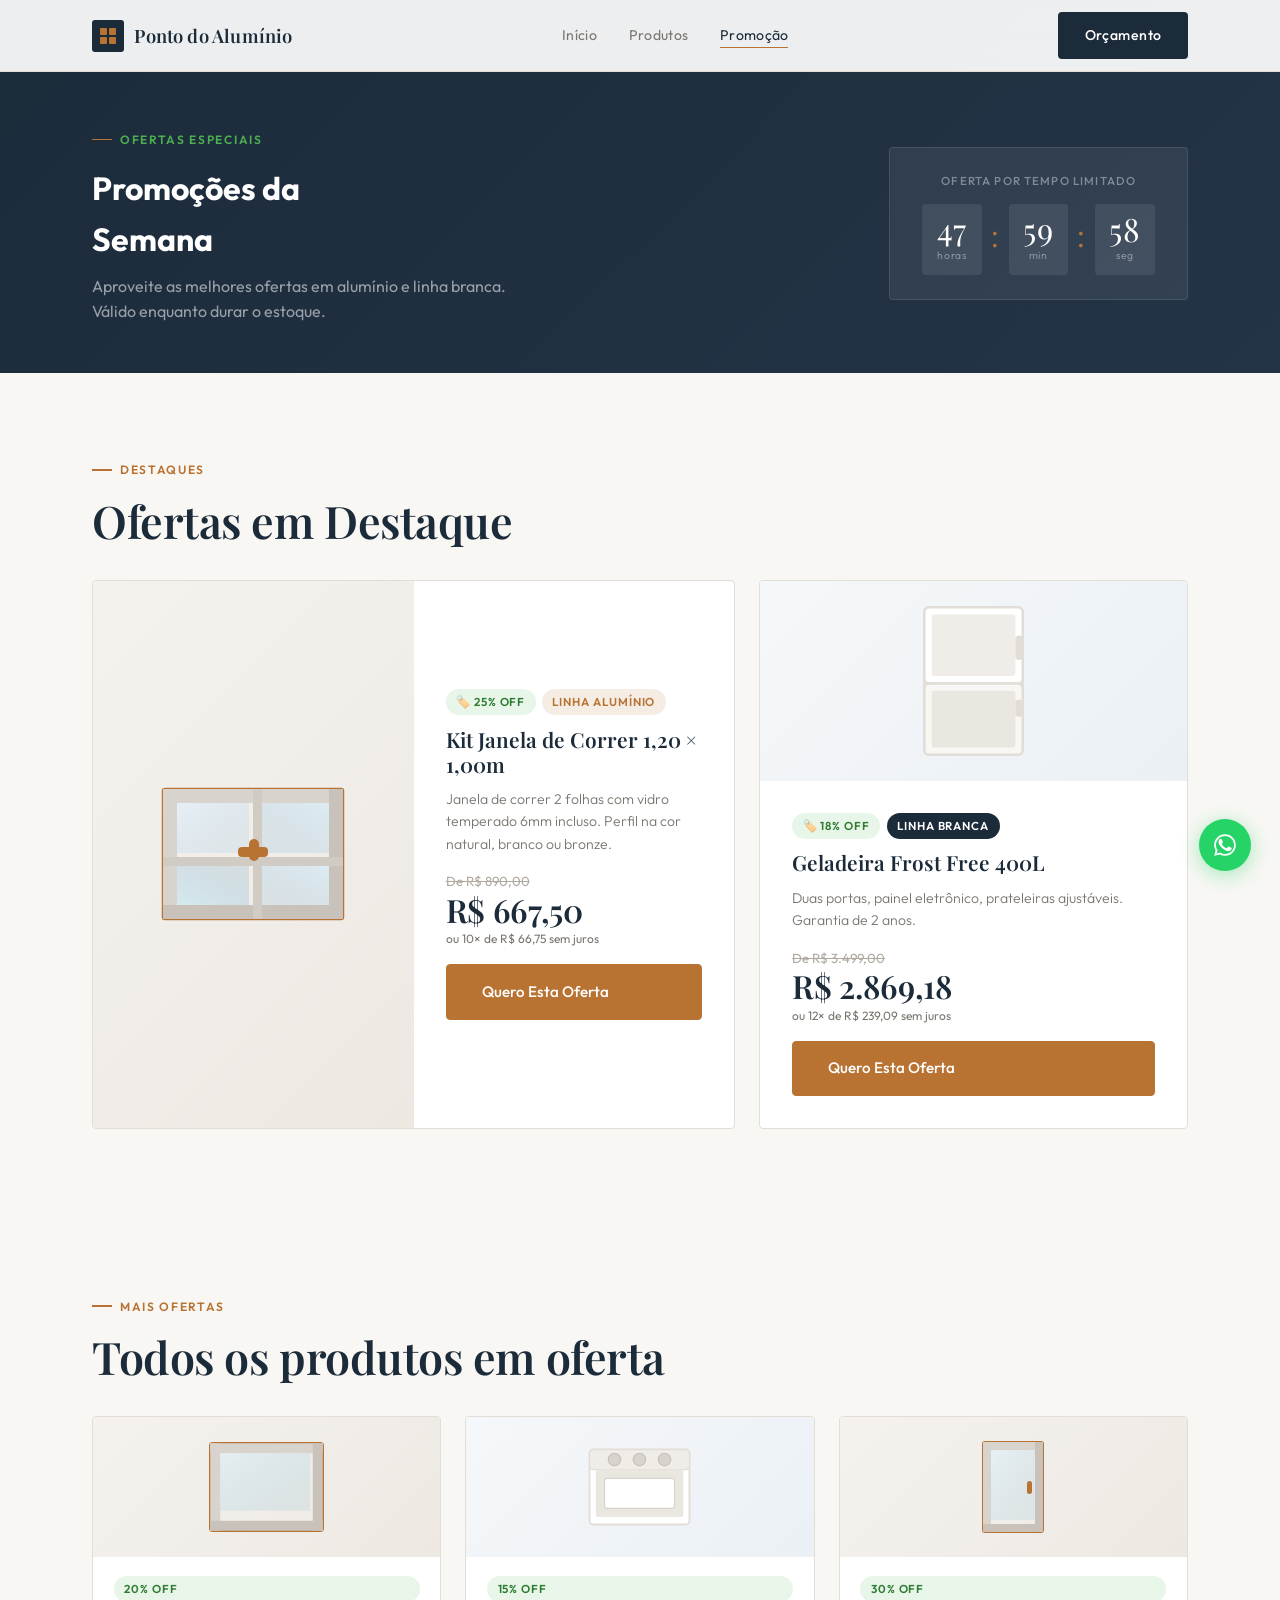
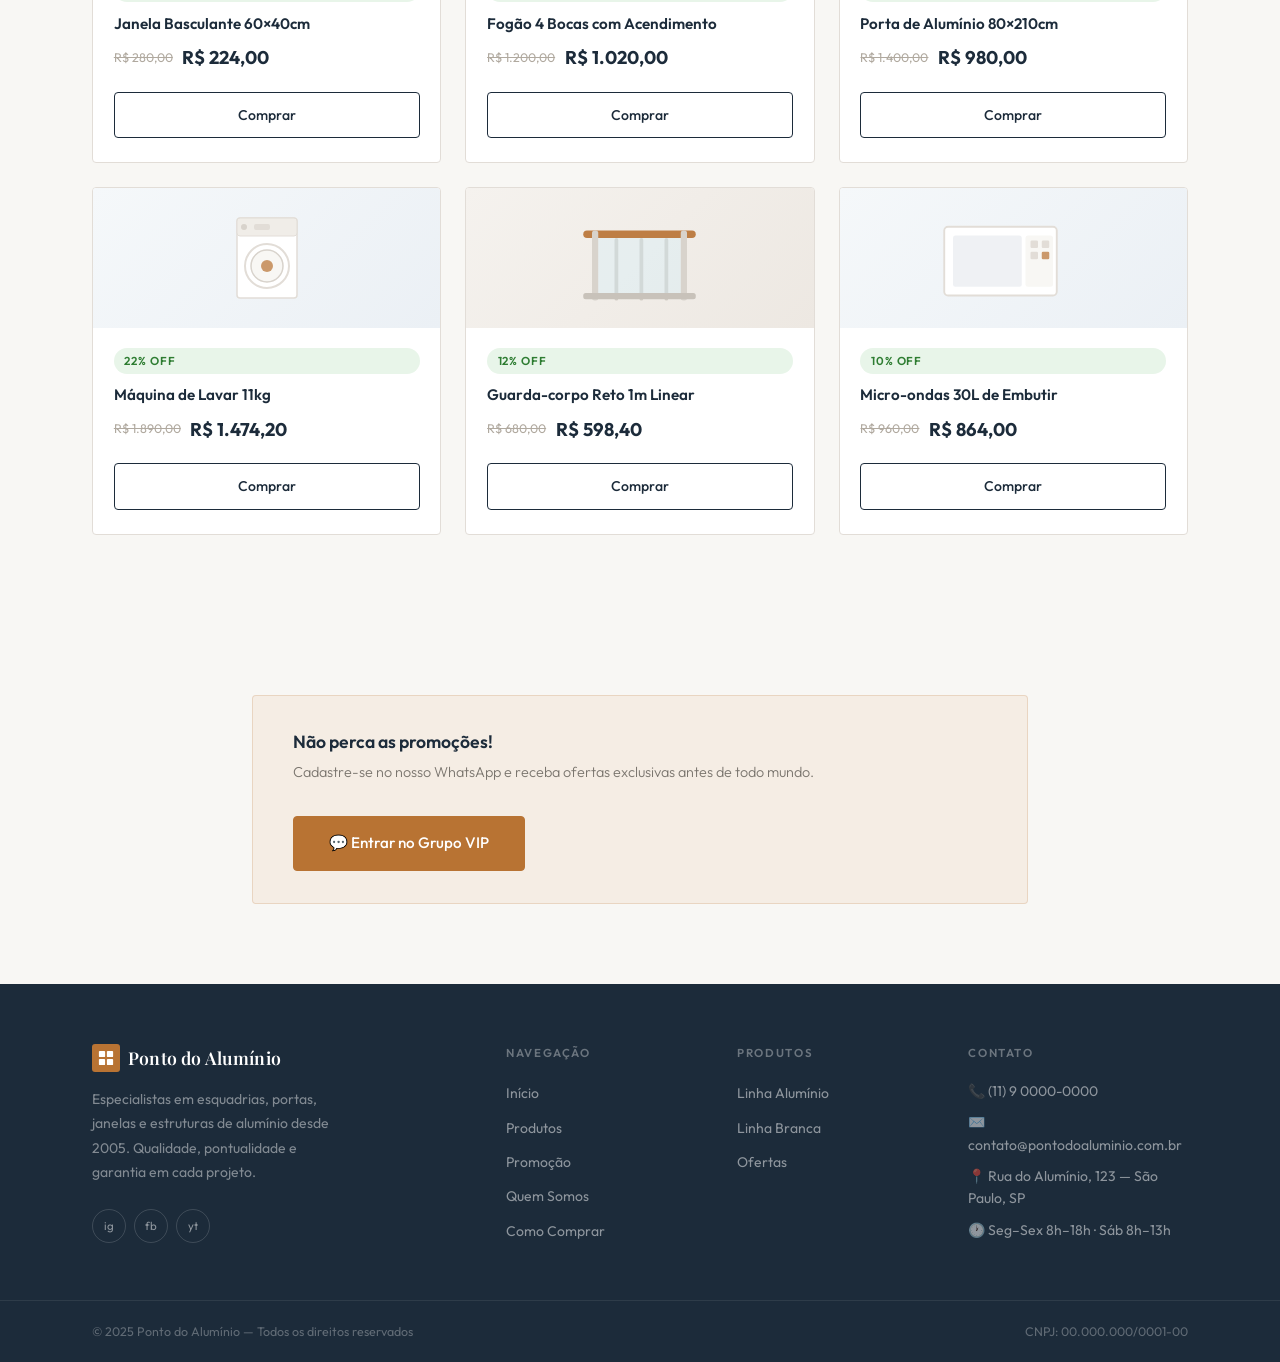
<file: promocao.html>
<!DOCTYPE html>
<html lang="pt-BR">
<head>
  <meta charset="UTF-8">
  <meta name="viewport" content="width=device-width, initial-scale=1.0">
  <meta name="description" content="Promoções Ponto do Alumínio — Ofertas especiais em alumínio e linha branca.">
  <title>Promoção — Ponto do Alumínio</title>
  <link rel="preconnect" href="https://fonts.googleapis.com">
  <link rel="stylesheet" href="css/style.css">
  <link rel="stylesheet" href="css/promocao.css">
</head>
<body>

  <div id="site-nav"></div>

  <main>

    <!-- ===== PROMO HEADER ===== -->
    <div class="promo-header">
      <div class="container">
        <div class="promo-header-inner">
          <div>
            <div class="eyebrow reveal" style="color:#4CAF50">Ofertas Especiais</div>
            <h1 class="page-title reveal">Promoções da<br>Semana</h1>
            <p class="page-desc reveal">Aproveite as melhores ofertas em alumínio e linha branca. <br>Válido enquanto durar o estoque.</p>
          </div>
          <div class="promo-countdown reveal">
            <div class="countdown-label">Oferta por tempo limitado</div>
            <div class="countdown-timer" id="countdown">
              <div class="cd-block"><span id="cd-h">00</span><small>horas</small></div>
              <div class="cd-sep">:</div>
              <div class="cd-block"><span id="cd-m">00</span><small>min</small></div>
              <div class="cd-sep">:</div>
              <div class="cd-block"><span id="cd-s">00</span><small>seg</small></div>
            </div>
          </div>
        </div>
      </div>
    </div>

    <!-- ===== PROMOS DESTAQUE ===== -->
    <section class="section">
      <div class="container">
        <div class="eyebrow reveal">Destaques</div>
        <h2 class="section-title reveal" style="margin-bottom:2rem">Ofertas em Destaque</h2>

        <div class="promo-featured reveal">
          <!-- Featured large promo -->
          <div class="promo-card promo-card-large">
            <div class="promo-card-visual promo-visual-alu">
              <svg viewBox="0 0 200 150" fill="none" xmlns="http://www.w3.org/2000/svg">
                <rect x="10" y="10" width="180" height="130" rx="2" stroke="#B87333" stroke-width="2.5" fill="none"/>
                <rect x="10" y="10" width="180" height="14" fill="#D8D3CC"/>
                <rect x="10" y="10" width="14" height="130" fill="#D8D3CC"/>
                <rect x="176" y="10" width="14" height="130" fill="#C8C2BA"/>
                <rect x="10" y="126" width="180" height="14" fill="#C8C2BA"/>
                <rect x="100" y="10" width="9" height="130" fill="#D0CBC3"/>
                <rect x="10" y="78" width="180" height="9" fill="#D0CBC3"/>
                <rect x="24" y="24" width="72" height="50" fill="url(#gF1)" opacity=".75"/>
                <rect x="109" y="24" width="67" height="50" fill="url(#gF2)" opacity=".75"/>
                <rect x="24" y="87" width="72" height="39" fill="url(#gF3)" opacity=".75"/>
                <rect x="109" y="87" width="67" height="39" fill="url(#gF2)" opacity=".75"/>
                <rect x="85" y="68" width="30" height="10" rx="4" fill="#B87333"/>
                <rect x="96" y="60" width="10" height="22" rx="5" fill="#B87333"/>
                <defs>
                  <linearGradient id="gF1" x1="0" y1="0" x2="1" y2="1" gradientUnits="objectBoundingBox">
                    <stop offset="0%" stop-color="#E0F0FA" stop-opacity=".9"/>
                    <stop offset="100%" stop-color="#B8D4E8" stop-opacity=".4"/>
                  </linearGradient>
                  <linearGradient id="gF2" x1="1" y1="0" x2="0" y2="1" gradientUnits="objectBoundingBox">
                    <stop offset="0%" stop-color="#D4ECF8" stop-opacity=".9"/>
                    <stop offset="100%" stop-color="#A8C8DC" stop-opacity=".4"/>
                  </linearGradient>
                  <linearGradient id="gF3" x1="0" y1="1" x2="1" y2="0" gradientUnits="objectBoundingBox">
                    <stop offset="0%" stop-color="#C8E8F4" stop-opacity=".9"/>
                    <stop offset="100%" stop-color="#98BCD0" stop-opacity=".4"/>
                  </linearGradient>
                </defs>
              </svg>
            </div>
            <div class="promo-card-body">
              <div class="promo-badges">
                <span class="badge badge-promo">🏷️ 25% OFF</span>
                <span class="badge badge-copper">Linha Alumínio</span>
              </div>
              <h3>Kit Janela de Correr 1,20 × 1,00m</h3>
              <p>Janela de correr 2 folhas com vidro temperado 6mm incluso. Perfil na cor natural, branco ou bronze.</p>
              <div class="promo-price-block">
                <div class="promo-price-old">De R$ 890,00</div>
                <div class="promo-price">R$ 667,50</div>
                <div class="promo-price-parcel">ou 10× de R$ 66,75 sem juros</div>
              </div>
              <a href="index.html#contato" class="btn btn-copper btn-lg">Quero Esta Oferta</a>
            </div>
          </div>

          <!-- Second featured -->
          <div class="promo-card promo-card-medium">
            <div class="promo-card-visual promo-visual-branca">
              <svg viewBox="0 0 100 130" fill="none" xmlns="http://www.w3.org/2000/svg">
                <rect x="10" y="5" width="80" height="120" rx="4" fill="white" stroke="#E2DDD7" stroke-width="2"/>
                <rect x="10" y="5" width="80" height="62" rx="4" fill="white" stroke="#E2DDD7" stroke-width="2"/>
                <rect x="10" y="67" width="80" height="58" rx="4" fill="#F8F7F4" stroke="#E2DDD7" stroke-width="2"/>
                <rect x="16" y="11" width="68" height="50" rx="2" fill="#F0EDE8"/>
                <rect x="16" y="73" width="68" height="46" rx="2" fill="#EAE6E0"/>
                <rect x="84" y="28" width="6" height="20" rx="3" fill="#E2DDD7"/>
                <rect x="84" y="80" width="6" height="14" rx="3" fill="#E2DDD7"/>
              </svg>
            </div>
            <div class="promo-card-body">
              <div class="promo-badges">
                <span class="badge badge-promo">🏷️ 18% OFF</span>
                <span class="badge badge-navy">Linha Branca</span>
              </div>
              <h3>Geladeira Frost Free 400L</h3>
              <p>Duas portas, painel eletrônico, prateleiras ajustáveis. Garantia de 2 anos.</p>
              <div class="promo-price-block">
                <div class="promo-price-old">De R$ 3.499,00</div>
                <div class="promo-price">R$ 2.869,18</div>
                <div class="promo-price-parcel">ou 12× de R$ 239,09 sem juros</div>
              </div>
              <a href="index.html#contato" class="btn btn-copper btn-lg">Quero Esta Oferta</a>
            </div>
          </div>
        </div>
      </div>
    </section>

    <!-- ===== GRID DE PROMOS ===== -->
    <section class="section bg-light">
      <div class="container">
        <div class="eyebrow reveal">Mais Ofertas</div>
        <h2 class="section-title reveal" style="margin-bottom:2rem">Todos os produtos em oferta</h2>

        <div class="promo-grid">

          <div class="promo-item reveal">
            <div class="promo-item-img promo-visual-alu">
              <svg viewBox="0 0 100 80" fill="none" xmlns="http://www.w3.org/2000/svg">
                <rect x="5" y="5" width="90" height="70" rx="2" stroke="#B87333" stroke-width="2" fill="none"/>
                <rect x="5" y="5" width="90" height="8" fill="#D8D3CC"/>
                <rect x="5" y="5" width="8" height="70" fill="#D8D3CC"/>
                <rect x="87" y="5" width="8" height="70" fill="#C8C2BA"/>
                <rect x="5" y="67" width="90" height="8" fill="#C8C2BA"/>
                <rect x="13" y="13" width="72" height="46" fill="url(#gP1)" opacity=".7"/>
                <defs>
                  <linearGradient id="gP1" x1="0" y1="0" x2="1" y2="1" gradientUnits="objectBoundingBox">
                    <stop offset="0%" stop-color="#DCEFF8" stop-opacity=".9"/>
                    <stop offset="100%" stop-color="#ACCCD8" stop-opacity=".4"/>
                  </linearGradient>
                </defs>
              </svg>
            </div>
            <div class="promo-item-body">
              <span class="badge badge-promo">20% OFF</span>
              <h4>Janela Basculante 60×40cm</h4>
              <div class="promo-price-sm">
                <span class="old">R$ 280,00</span>
                <strong>R$ 224,00</strong>
              </div>
              <a href="index.html#contato" class="btn btn-secondary" style="width:100%; justify-content:center; margin-top:.8rem">Comprar</a>
            </div>
          </div>

          <div class="promo-item reveal reveal-delay-1">
            <div class="promo-item-img promo-visual-branca">
              <svg viewBox="0 0 100 80" fill="none" xmlns="http://www.w3.org/2000/svg">
                <rect x="10" y="10" width="80" height="60" rx="3" fill="white" stroke="#E2DDD7" stroke-width="1.5"/>
                <rect x="10" y="10" width="80" height="16" rx="3" fill="#F0EDE8" stroke="#E2DDD7" stroke-width="1"/>
                <rect x="15" y="26" width="70" height="38" rx="2" fill="#EAE6E0"/>
                <circle cx="30" cy="18" r="5" fill="#D8D3CC" stroke="#C8C2BA" stroke-width="1"/>
                <circle cx="50" cy="18" r="5" fill="#D8D3CC" stroke="#C8C2BA" stroke-width="1"/>
                <circle cx="70" cy="18" r="5" fill="#D8D3CC" stroke="#C8C2BA" stroke-width="1"/>
                <rect x="22" y="33" width="56" height="24" rx="2" fill="white" stroke="#D8D3CC" stroke-width="1"/>
              </svg>
            </div>
            <div class="promo-item-body">
              <span class="badge badge-promo">15% OFF</span>
              <h4>Fogão 4 Bocas com Acendimento</h4>
              <div class="promo-price-sm">
                <span class="old">R$ 1.200,00</span>
                <strong>R$ 1.020,00</strong>
              </div>
              <a href="index.html#contato" class="btn btn-secondary" style="width:100%; justify-content:center; margin-top:.8rem">Comprar</a>
            </div>
          </div>

          <div class="promo-item reveal reveal-delay-2">
            <div class="promo-item-img promo-visual-alu">
              <svg viewBox="0 0 70 100" fill="none" xmlns="http://www.w3.org/2000/svg">
                <rect x="5" y="5" width="60" height="90" rx="2" stroke="#B87333" stroke-width="2" fill="none"/>
                <rect x="5" y="5" width="60" height="8" fill="#D8D3CC"/>
                <rect x="5" y="5" width="8" height="90" fill="#D8D3CC"/>
                <rect x="57" y="5" width="8" height="90" fill="#C8C2BA"/>
                <rect x="5" y="87" width="60" height="8" fill="#C8C2BA"/>
                <rect x="13" y="13" width="44" height="70" fill="url(#gP2)" opacity=".7"/>
                <rect x="49" y="44" width="5" height="13" rx="2.5" fill="#B87333"/>
                <defs>
                  <linearGradient id="gP2" x1="0" y1="0" x2="1" y2="1" gradientUnits="objectBoundingBox">
                    <stop offset="0%" stop-color="#E0F2F8" stop-opacity=".9"/>
                    <stop offset="100%" stop-color="#B4D0E0" stop-opacity=".4"/>
                  </linearGradient>
                </defs>
              </svg>
            </div>
            <div class="promo-item-body">
              <span class="badge badge-promo">30% OFF</span>
              <h4>Porta de Alumínio 80×210cm</h4>
              <div class="promo-price-sm">
                <span class="old">R$ 1.400,00</span>
                <strong>R$ 980,00</strong>
              </div>
              <a href="index.html#contato" class="btn btn-secondary" style="width:100%; justify-content:center; margin-top:.8rem">Comprar</a>
            </div>
          </div>

          <div class="promo-item reveal reveal-delay-3">
            <div class="promo-item-img promo-visual-branca">
              <svg viewBox="0 0 80 100" fill="none" xmlns="http://www.w3.org/2000/svg">
                <rect x="10" y="10" width="60" height="80" rx="3" fill="white" stroke="#E2DDD7" stroke-width="1.5"/>
                <rect x="10" y="10" width="60" height="18" rx="3" fill="#F0EDE8" stroke="#E2DDD7" stroke-width="1"/>
                <circle cx="40" cy="58" r="22" stroke="#E2DDD7" stroke-width="2" fill="none"/>
                <circle cx="40" cy="58" r="16" stroke="#D8D3CC" stroke-width="1.5" fill="#F8F7F4"/>
                <circle cx="40" cy="58" r="6" fill="#B87333" opacity=".7"/>
                <circle cx="17" cy="19" r="3" fill="#D8D3CC"/>
                <rect x="27" y="16" width="16" height="6" rx="2" fill="#E2DDD7"/>
              </svg>
            </div>
            <div class="promo-item-body">
              <span class="badge badge-promo">22% OFF</span>
              <h4>Máquina de Lavar 11kg</h4>
              <div class="promo-price-sm">
                <span class="old">R$ 1.890,00</span>
                <strong>R$ 1.474,20</strong>
              </div>
              <a href="index.html#contato" class="btn btn-secondary" style="width:100%; justify-content:center; margin-top:.8rem">Comprar</a>
            </div>
          </div>

          <div class="promo-item reveal">
            <div class="promo-item-img promo-visual-alu">
              <svg viewBox="0 0 100 80" fill="none" xmlns="http://www.w3.org/2000/svg">
                <!-- Guarda-corpo mini -->
                <rect x="5" y="18" width="90" height="6" rx="3" fill="#B87333" opacity=".9"/>
                <rect x="12" y="18" width="5" height="56" rx="2" fill="#D8D3CC"/>
                <rect x="30" y="24" width="3" height="50" rx="1.5" fill="#D0CBC3"/>
                <rect x="50" y="24" width="3" height="50" rx="1.5" fill="#D0CBC3"/>
                <rect x="70" y="24" width="3" height="50" rx="1.5" fill="#D0CBC3"/>
                <rect x="83" y="18" width="5" height="56" rx="2" fill="#D8D3CC"/>
                <rect x="17" y="24" width="66" height="45" fill="#D4EEF8" opacity=".4"/>
                <rect x="5" y="68" width="90" height="5" rx="2" fill="#C8C2BA"/>
              </svg>
            </div>
            <div class="promo-item-body">
              <span class="badge badge-promo">12% OFF</span>
              <h4>Guarda-corpo Reto 1m Linear</h4>
              <div class="promo-price-sm">
                <span class="old">R$ 680,00</span>
                <strong>R$ 598,40</strong>
              </div>
              <a href="index.html#contato" class="btn btn-secondary" style="width:100%; justify-content:center; margin-top:.8rem">Comprar</a>
            </div>
          </div>

          <div class="promo-item reveal reveal-delay-1">
            <div class="promo-item-img promo-visual-branca">
              <svg viewBox="0 0 120 80" fill="none" xmlns="http://www.w3.org/2000/svg">
                <rect x="5" y="15" width="90" height="55" rx="3" fill="white" stroke="#E2DDD7" stroke-width="1.5"/>
                <rect x="12" y="22" width="55" height="41" rx="2" fill="#E8ECF0" opacity=".7"/>
                <rect x="70" y="22" width="22" height="41" rx="2" fill="#F8F7F4"/>
                <rect x="74" y="26" width="6" height="6" rx="1" fill="#E2DDD7"/>
                <rect x="83" y="26" width="6" height="6" rx="1" fill="#E2DDD7"/>
                <rect x="74" y="35" width="6" height="6" rx="1" fill="#E2DDD7"/>
                <rect x="83" y="35" width="6" height="6" rx="1" fill="#B87333" opacity=".7"/>
              </svg>
            </div>
            <div class="promo-item-body">
              <span class="badge badge-promo">10% OFF</span>
              <h4>Micro-ondas 30L de Embutir</h4>
              <div class="promo-price-sm">
                <span class="old">R$ 960,00</span>
                <strong>R$ 864,00</strong>
              </div>
              <a href="index.html#contato" class="btn btn-secondary" style="width:100%; justify-content:center; margin-top:.8rem">Comprar</a>
            </div>
          </div>

        </div><!-- end promo-grid -->
      </div>
    </section>

    <!-- ===== BANNER CONTATO ===== -->
    <section class="section">
      <div class="container-sm">
        <div class="promo-cta reveal">
          <div class="promo-cta-text">
            <strong>Não perca as promoções!</strong>
            <p>Cadastre-se no nosso WhatsApp e receba ofertas exclusivas antes de todo mundo.</p>
          </div>
          <a href="https://wa.me/5511900000000" class="btn btn-copper btn-lg">
            💬 Entrar no Grupo VIP
          </a>
        </div>
      </div>
    </section>

  </main>

  <div id="site-footer"></div>

  <script src="js/components.js"></script>
  <script src="js/main.js"></script>
  <script>
    // Countdown timer — ends in 48h from now
    const end = new Date(Date.now() + 48 * 60 * 60 * 1000);
    function tick() {
      const diff = Math.max(0, end - Date.now());
      const h = Math.floor(diff / 3600000);
      const m = Math.floor((diff % 3600000) / 60000);
      const s = Math.floor((diff % 60000) / 1000);
      document.getElementById('cd-h').textContent = String(h).padStart(2,'0');
      document.getElementById('cd-m').textContent = String(m).padStart(2,'0');
      document.getElementById('cd-s').textContent = String(s).padStart(2,'0');
    }
    tick();
    setInterval(tick, 1000);
  </script>
</body>
</html>
</file>
<file: css/style.css>
/* =============================================
   PONTO DO ALUMÍNIO — Global Stylesheet
   Identity: Clean · Light · Professional
   Palette: White · Warm Gray · Deep Navy · Copper
   ============================================= */

@import url('https://fonts.googleapis.com/css2?family=Playfair+Display:wght@400;500;600&family=Outfit:wght@300;400;500;600&display=swap');

/* ---- Variables ---- */
:root {
  --white:        #FFFFFF;
  --bg:           #F8F7F4;
  --bg2:          #F0EDE8;
  --border:       #E2DDD7;
  --text:         #1A1A1A;
  --text-muted:   #7A756E;
  --text-light:   #B0A99F;
  --navy:         #1C2B3A;
  --navy-light:   #243447;
  --copper:       #B87333;
  --copper-light: #D4894A;
  --copper-pale:  #F5EDE4;

  --font-display: 'Playfair Display', Georgia, serif;
  --font-body:    'Outfit', sans-serif;

  --radius:       4px;
  --shadow-sm:    0 1px 4px rgba(28,43,58,.07);
  --shadow-md:    0 4px 20px rgba(28,43,58,.10);
  --shadow-lg:    0 12px 40px rgba(28,43,58,.12);

  --nav-h:        72px;
}

/* ---- Reset ---- */
*, *::before, *::after { box-sizing: border-box; margin: 0; padding: 0; }
html { scroll-behavior: smooth; font-size: 16px; }
body {
  background: var(--bg);
  color: var(--text);
  font-family: var(--font-body);
  font-weight: 400;
  line-height: 1.6;
  -webkit-font-smoothing: antialiased;
}
img { max-width: 100%; display: block; }
a { text-decoration: none; color: inherit; }
ul { list-style: none; }
button { cursor: pointer; font-family: inherit; border: none; }

/* ---- Container ---- */
.container { max-width: 1160px; margin: 0 auto; padding: 0 2rem; }
.container-sm { max-width: 840px; margin: 0 auto; padding: 0 2rem; }

/* ===================== NAV ===================== */
.site-nav {
  position: fixed; top: 0; left: 0; right: 0;
  height: var(--nav-h); z-index: 200;
  background: rgba(255,255,255,.92);
  backdrop-filter: blur(16px);
  border-bottom: 1px solid var(--border);
  transition: box-shadow .3s;
}
.site-nav.scrolled { box-shadow: var(--shadow-md); }
.nav-inner {
  height: 100%; display: flex; align-items: center;
  justify-content: space-between; gap: 2rem;
  max-width: 1160px; margin: 0 auto; padding: 0 2rem;
}
.nav-logo {
  display: flex; align-items: center; gap: .65rem;
  font-family: var(--font-display); font-size: 1.15rem;
  font-weight: 600; color: var(--navy); letter-spacing: .01em;
  flex-shrink: 0;
}
.nav-logo-mark {
  width: 32px; height: 32px;
  background: var(--navy);
  display: flex; align-items: center; justify-content: center;
  border-radius: 3px;
}
.nav-logo-mark svg { width: 18px; height: 18px; fill: var(--copper); }

.nav-links {
  display: flex; align-items: center; gap: 2rem;
  font-size: .88rem; font-weight: 400; letter-spacing: .02em;
}
.nav-links a {
  color: var(--text-muted); transition: color .2s;
  position: relative; padding-bottom: 2px;
}
.nav-links a::after {
  content:''; position:absolute; bottom:-2px; left:0; right:0;
  height: 1.5px; background: var(--copper);
  transform: scaleX(0); transition: transform .22s ease;
  transform-origin: left;
}
.nav-links a:hover,
.nav-links a.active { color: var(--navy); }
.nav-links a:hover::after,
.nav-links a.active::after { transform: scaleX(1); }

.nav-cta {
  background: var(--navy); color: var(--white);
  padding: .55rem 1.3rem; border-radius: var(--radius);
  font-size: .84rem; font-weight: 500; letter-spacing: .03em;
  transition: background .2s, transform .15s;
  flex-shrink: 0;
}
.nav-cta:hover { background: var(--navy-light); transform: translateY(-1px); }

/* Hamburger */
.nav-hamburger {
  display: none; flex-direction: column; gap: 5px;
  background: none; padding: .3rem;
}
.nav-hamburger span {
  display: block; width: 22px; height: 1.5px;
  background: var(--navy); transition: all .25s;
  border-radius: 2px;
}
.nav-hamburger.open span:nth-child(1) { transform: translateY(6.5px) rotate(45deg); }
.nav-hamburger.open span:nth-child(2) { opacity: 0; }
.nav-hamburger.open span:nth-child(3) { transform: translateY(-6.5px) rotate(-45deg); }

.nav-mobile {
  display: none; position: fixed; top: var(--nav-h); left: 0; right: 0;
  background: var(--white); border-bottom: 1px solid var(--border);
  padding: 1.5rem 2rem; flex-direction: column; gap: 1.2rem;
  box-shadow: var(--shadow-md); z-index: 199;
}
.nav-mobile.open { display: flex; }
.nav-mobile a {
  font-size: 1rem; color: var(--text-muted); font-weight: 400;
  transition: color .2s;
}
.nav-mobile a:hover, .nav-mobile a.active { color: var(--navy); }
.nav-mobile .nav-cta { text-align: center; }

/* ===================== BUTTONS ===================== */
.btn {
  display: inline-flex; align-items: center; gap: .45rem;
  font-family: var(--font-body); font-size: .88rem;
  font-weight: 500; border-radius: var(--radius);
  padding: .7rem 1.6rem; transition: all .2s; border: 1.5px solid transparent;
}
.btn-primary {
  background: var(--navy); color: var(--white);
  border-color: var(--navy);
}
.btn-primary:hover { background: var(--navy-light); transform: translateY(-1px); box-shadow: var(--shadow-sm); }
.btn-secondary {
  background: transparent; color: var(--navy);
  border-color: var(--navy);
}
.btn-secondary:hover { background: var(--navy); color: var(--white); }
.btn-copper {
  background: var(--copper); color: var(--white);
  border-color: var(--copper);
}
.btn-copper:hover { background: var(--copper-light); transform: translateY(-1px); box-shadow: 0 4px 16px rgba(184,115,51,.25); }
.btn-lg { padding: .9rem 2.2rem; font-size: .95rem; }

/* ===================== SECTION COMMONS ===================== */
.section { padding: 80px 0; }
.section-sm { padding: 60px 0; }

.eyebrow {
  display: inline-flex; align-items: center; gap: .5rem;
  font-size: .75rem; font-weight: 600; letter-spacing: .14em;
  text-transform: uppercase; color: var(--copper);
  margin-bottom: .9rem;
}
.eyebrow::before {
  content:''; width: 20px; height: 1.5px; background: var(--copper);
}

.section-title {
  font-family: var(--font-display);
  font-size: clamp(2rem, 4vw, 2.8rem);
  font-weight: 600; color: var(--navy);
  line-height: 1.2; letter-spacing: -.01em;
  margin-bottom: .75rem;
}
.section-sub {
  font-size: 1rem; color: var(--text-muted);
  font-weight: 300; line-height: 1.75;
  max-width: 520px;
}

/* ===================== DIVIDER ===================== */
.divider {
  border: none; border-top: 1px solid var(--border);
  margin: 0;
}

/* ===================== CARDS ===================== */
.card {
  background: var(--white);
  border: 1px solid var(--border);
  border-radius: var(--radius);
  overflow: hidden;
  transition: box-shadow .25s, transform .25s;
}
.card:hover { box-shadow: var(--shadow-md); transform: translateY(-3px); }

/* ===================== BADGE ===================== */
.badge {
  display: inline-block; font-size: .72rem; font-weight: 600;
  letter-spacing: .08em; text-transform: uppercase;
  padding: .25rem .65rem; border-radius: 99px;
}
.badge-navy { background: var(--navy); color: var(--white); }
.badge-copper { background: var(--copper-pale); color: var(--copper); }
.badge-promo { background: #E8F5E9; color: #2E7D32; }

/* ===================== REVEAL ANIMATION ===================== */
.reveal {
  opacity: 0; transform: translateY(22px);
  transition: opacity .65s cubic-bezier(.4,0,.2,1), transform .65s cubic-bezier(.4,0,.2,1);
}
.reveal.visible { opacity: 1; transform: translateY(0); }
.reveal-delay-1 { transition-delay: .1s; }
.reveal-delay-2 { transition-delay: .2s; }
.reveal-delay-3 { transition-delay: .3s; }

/* ===================== FOOTER ===================== */
.site-footer {
  background: var(--navy);
  color: rgba(255,255,255,.65);
  padding: 60px 0 0;
}
.footer-grid {
  display: grid; grid-template-columns: 2fr 1fr 1fr 1.2fr;
  gap: 3rem; padding-bottom: 50px;
}
.footer-logo {
  font-family: var(--font-display);
  font-size: 1.1rem; color: var(--white);
  font-weight: 600; letter-spacing: .01em;
  margin-bottom: .9rem;
  display: flex; align-items: center; gap: .5rem;
}
.footer-logo-mark {
  width: 28px; height: 28px; background: var(--copper);
  border-radius: 3px; display: flex; align-items: center; justify-content: center;
}
.footer-logo-mark svg { width: 16px; height: 16px; fill: white; }
.footer-desc {
  font-size: .875rem; line-height: 1.75;
  color: rgba(255,255,255,.45); max-width: 260px;
  margin-bottom: 1.5rem;
}
.footer-socials { display: flex; gap: .5rem; }
.social-link {
  width: 34px; height: 34px; border-radius: 50%;
  border: 1px solid rgba(255,255,255,.15);
  display: flex; align-items: center; justify-content: center;
  font-size: .72rem; color: rgba(255,255,255,.5);
  transition: all .2s;
}
.social-link:hover { border-color: var(--copper); color: var(--copper); }

.footer-col-title {
  font-size: .72rem; font-weight: 600; letter-spacing: .14em;
  text-transform: uppercase; color: rgba(255,255,255,.35);
  margin-bottom: 1.1rem;
}
.footer-links { display: flex; flex-direction: column; gap: .55rem; }
.footer-links a {
  font-size: .875rem; color: rgba(255,255,255,.5);
  transition: color .2s;
}
.footer-links a:hover { color: var(--white); }

.footer-contact li {
  font-size: .875rem; color: rgba(255,255,255,.5);
  display: flex; gap: .5rem; align-items: flex-start;
  margin-bottom: .55rem;
}

.footer-bottom {
  border-top: 1px solid rgba(255,255,255,.08);
  padding: 1.3rem 0;
  display: flex; justify-content: space-between; align-items: center;
  font-size: .78rem; color: rgba(255,255,255,.3);
}

/* ===================== WHATSAPP FLOAT ===================== */
.whatsapp-float {
  position: fixed; bottom: 1.8rem; right: 1.8rem;
  width: 52px; height: 52px; border-radius: 50%;
  background: #25D366; color: white;
  display: flex; align-items: center; justify-content: center;
  box-shadow: 0 4px 20px rgba(37,211,102,.4);
  z-index: 500; transition: transform .2s;
}
.whatsapp-float:hover { transform: scale(1.08); }
.whatsapp-float svg { width: 26px; height: 26px; fill: white; }

/* ===================== RESPONSIVE ===================== */
@media (max-width: 900px) {
  .footer-grid { grid-template-columns: 1fr 1fr; gap: 2rem; }
  .footer-bottom { flex-direction: column; gap: .4rem; text-align: center; }
}
@media (max-width: 680px) {
  .nav-links, .nav-cta { display: none; }
  .nav-hamburger { display: flex; }
  .footer-grid { grid-template-columns: 1fr; }
  .section { padding: 56px 0; }
  .container, .container-sm { padding: 0 1.25rem; }
}
</file>
<file: css/home.css>
/* =============================================
   HOME PAGE STYLES
   ============================================= */

/* ---- Hero ---- */
.hero {
  padding-top: calc(var(--nav-h) + 60px);
  padding-bottom: 0;
  background: var(--white);
}
.hero-inner {
  display: grid; grid-template-columns: 1fr 1fr;
  gap: 4rem; align-items: center;
  padding-bottom: 60px;
}
.hero-title {
  font-family: var(--font-display);
  font-size: clamp(2.8rem, 5vw, 4.2rem);
  font-weight: 600; line-height: 1.1;
  letter-spacing: -.02em; color: var(--navy);
  margin-bottom: 1.2rem;
}
.hero-title em {
  font-style: italic; color: var(--copper);
}
.hero-desc {
  font-size: 1.05rem; color: var(--text-muted);
  font-weight: 300; line-height: 1.8;
  max-width: 440px; margin-bottom: 2rem;
}
.hero-actions { display: flex; gap: 1rem; flex-wrap: wrap; }

/* Hero Visual */
.hero-visual { display: flex; justify-content: center; }
.hero-img-wrap { position: relative; }
.hero-window-frame {
  width: 300px;
  filter: drop-shadow(0 20px 40px rgba(28,43,58,.12));
}
.hero-window-frame svg { width: 100%; height: auto; }

.hero-badge {
  position: absolute;
  background: var(--white);
  border: 1px solid var(--border);
  border-radius: var(--radius);
  padding: .6rem .9rem;
  box-shadow: var(--shadow-md);
  display: flex; flex-direction: column; gap: .1rem;
  font-size: .78rem; color: var(--text-muted);
}
.hero-badge strong { font-size: 1rem; font-weight: 600; color: var(--navy); }
.hero-badge-1 { top: 20px; left: -50px; animation: float 3s ease-in-out infinite; }
.hero-badge-2 { bottom: 40px; right: -40px; animation: float 3.5s ease-in-out infinite .6s; }
@keyframes float {
  0%,100% { transform: translateY(0); }
  50% { transform: translateY(-8px); }
}

/* Stats bar */
.hero-stats-bar {
  background: var(--navy); padding: 1.4rem 0;
}
.hero-stats {
  display: flex; align-items: center; justify-content: center;
  gap: 0; flex-wrap: wrap;
}
.stat-item {
  display: flex; flex-direction: column; align-items: center;
  text-align: center; padding: .5rem 2.5rem;
}
.stat-item strong {
  font-family: var(--font-display);
  font-size: 1.9rem; font-weight: 600;
  color: var(--white); letter-spacing: -.01em;
}
.stat-item span {
  font-size: .75rem; color: rgba(255,255,255,.5);
  margin-top: .1rem; font-weight: 300;
}
.stat-divider {
  width: 1px; height: 36px;
  background: rgba(255,255,255,.12); flex-shrink: 0;
}

/* ---- Linha Cards ---- */
.text-center { text-align: center; }
.text-center .section-sub { margin: 0 auto; }

.section-header { margin-bottom: 3rem; }
.section-header .section-sub { margin-top: .5rem; }

.linha-cards {
  display: grid; grid-template-columns: 1fr 1fr;
  gap: 1.5rem;
}
.linha-card {
  background: var(--white);
  border: 1px solid var(--border);
  border-radius: var(--radius);
  overflow: hidden;
  display: flex; flex-direction: column;
  transition: box-shadow .3s, transform .3s;
}
.linha-card:hover {
  box-shadow: var(--shadow-lg);
  transform: translateY(-4px);
}

.linha-card-visual {
  padding: 2.5rem; display: flex;
  align-items: center; justify-content: center;
  height: 180px;
}
.linha-card-alu { background: linear-gradient(135deg, #F5F2EE, #EDE8E2); }
.linha-card-branca { background: linear-gradient(135deg, #F5F8FA, #EBF0F5); }
.linha-card-visual svg { height: 100px; width: auto; }

.linha-card-body { padding: 1.8rem 2rem 2rem; flex: 1; }
.linha-card-body h3 {
  font-family: var(--font-display);
  font-size: 1.5rem; font-weight: 600;
  color: var(--navy); margin-bottom: .6rem;
}
.linha-card-body p {
  font-size: .9rem; color: var(--text-muted);
  font-weight: 300; line-height: 1.7;
  margin-bottom: 1.2rem;
}
.linha-card-tags {
  display: flex; flex-wrap: wrap; gap: .4rem;
  margin-bottom: 1.4rem;
}
.linha-card-tags span {
  font-size: .72rem; font-weight: 500;
  letter-spacing: .04em;
  background: var(--bg); color: var(--text-muted);
  padding: .25rem .65rem; border-radius: 99px;
  border: 1px solid var(--border);
}
.linha-card-link {
  font-size: .88rem; font-weight: 600;
  color: var(--copper); letter-spacing: .02em;
}

/* ---- About ---- */
.bg-light { background: var(--bg2); }

.about-grid {
  display: grid; grid-template-columns: 1fr 1fr;
  gap: 5rem; align-items: center;
}
.about-img-block {
  display: grid; grid-template-columns: 2fr 1fr;
  gap: .8rem;
}
.img-placeholder {
  background: var(--bg2);
  border: 1px solid var(--border);
  border-radius: var(--radius);
  display: flex; flex-direction: column;
  align-items: center; justify-content: center;
  gap: .5rem; text-align: center;
  color: var(--text-light);
}
.img-placeholder span { font-size: 2rem; }
.img-placeholder small { font-size: .72rem; line-height: 1.4; }
.img-placeholder-tall { height: 360px; }
.img-placeholder-sm { height: 170px; }

.about-highlight-box {
  background: var(--navy);
  border-radius: var(--radius);
  padding: 1.5rem;
  display: flex; flex-direction: column;
  align-items: center; justify-content: center;
  text-align: center; height: 170px;
}
.about-highlight-box strong {
  font-family: var(--font-display);
  font-size: 2.5rem; color: var(--copper);
  font-weight: 600; line-height: 1;
}
.about-highlight-box span {
  font-size: .8rem; color: rgba(255,255,255,.5);
  margin-top: .4rem; font-weight: 300;
}

.about-content { padding-left: 1rem; }
.about-features { display: flex; flex-direction: column; gap: 1rem; }
.about-feature {
  display: flex; gap: 1rem; align-items: flex-start;
  padding: 1rem 1.1rem;
  background: var(--white);
  border: 1px solid var(--border);
  border-radius: var(--radius);
}
.feature-icon { font-size: 1.2rem; margin-top: .1rem; flex-shrink: 0; }
.about-feature strong {
  display: block; font-size: .9rem;
  color: var(--navy); margin-bottom: .2rem;
}
.about-feature p { font-size: .83rem; color: var(--text-muted); font-weight: 300; }

/* ---- Steps / Como Comprar ---- */
.steps-grid {
  display: grid;
  grid-template-columns: 1fr auto 1fr auto 1fr auto 1fr;
  gap: 0; align-items: start;
  margin-top: 3rem;
}
.step-card {
  background: var(--white);
  border: 1px solid var(--border);
  border-radius: var(--radius);
  padding: 1.8rem 1.5rem;
  text-align: center;
}
.step-number {
  font-family: var(--font-display);
  font-size: 2.5rem; font-weight: 600;
  color: var(--copper); line-height: 1;
  margin-bottom: .8rem;
}
.step-card h3 {
  font-size: 1rem; font-weight: 600;
  color: var(--navy); margin-bottom: .5rem;
}
.step-card p { font-size: .83rem; color: var(--text-muted); font-weight: 300; line-height: 1.6; }
.step-connector {
  width: 40px; display: flex; align-items: center;
  justify-content: center; padding-top: 2rem;
  color: var(--border); font-size: 1.2rem;
  flex-shrink: 0;
}
.step-connector::before { content: '→'; color: var(--text-light); font-size: .9rem; }

/* ---- Entrega ---- */
.bg-navy { background: var(--navy); }
.entrega-grid {
  display: grid; grid-template-columns: 1fr 1fr;
  gap: 5rem; align-items: center;
}
.entrega-items { display: flex; flex-direction: column; gap: 1rem; }
.entrega-item {
  display: flex; gap: 1rem; align-items: flex-start;
}
.entrega-icon { font-size: 1.2rem; margin-top: .1rem; flex-shrink: 0; }
.entrega-item strong {
  display: block; font-size: .9rem; color: white; margin-bottom: .2rem;
}
.entrega-item p { font-size: .83rem; color: rgba(255,255,255,.45); font-weight: 300; }

/* Delivery tracking card */
.entrega-card {
  background: rgba(255,255,255,.06);
  border: 1px solid rgba(255,255,255,.1);
  border-radius: var(--radius);
  overflow: hidden;
}
.entrega-card-header {
  padding: 1rem 1.5rem;
  background: rgba(255,255,255,.06);
  font-size: .78rem; font-weight: 600;
  letter-spacing: .1em; text-transform: uppercase;
  color: rgba(255,255,255,.4);
  border-bottom: 1px solid rgba(255,255,255,.07);
}
.entrega-timeline {
  padding: 1.5rem;
  display: flex; flex-direction: column; gap: 0;
}
.tl-item {
  display: flex; gap: 1rem; align-items: flex-start;
  padding-bottom: 1.4rem;
  position: relative;
}
.tl-item:not(:last-child)::before {
  content: ''; position: absolute;
  left: 7px; top: 16px; bottom: 0;
  width: 1px; background: rgba(255,255,255,.1);
}
.tl-dot {
  width: 15px; height: 15px; border-radius: 50%;
  border: 2px solid rgba(255,255,255,.2);
  background: transparent; flex-shrink: 0; margin-top: 2px;
}
.tl-done .tl-dot { background: var(--copper); border-color: var(--copper); }
.tl-active .tl-dot { background: #4CAF50; border-color: #4CAF50; box-shadow: 0 0 0 3px rgba(76,175,80,.25); }
.tl-item strong { display: block; font-size: .88rem; color: rgba(255,255,255,.7); }
.tl-item span { font-size: .78rem; color: rgba(255,255,255,.35); }

/* ---- Contato ---- */
.contato-grid {
  display: grid; grid-template-columns: 1fr 1.2fr;
  gap: 5rem; align-items: start;
}
.contato-info { display: flex; flex-direction: column; gap: .8rem; }
.contato-channel {
  display: flex; gap: 1rem; align-items: center;
  padding: .9rem 1rem;
  background: var(--white);
  border: 1px solid var(--border);
  border-radius: var(--radius);
  transition: border-color .2s;
}
.contato-channel:hover { border-color: var(--copper); }
.channel-icon {
  width: 40px; height: 40px; border-radius: 50%;
  display: flex; align-items: center; justify-content: center;
  font-size: 1.1rem; flex-shrink: 0;
}
.contato-channel strong {
  display: block; font-size: .88rem; color: var(--navy); font-weight: 600;
}
.contato-channel span { font-size: .83rem; color: var(--text-muted); }

/* Form */
.contato-form-wrap {
  background: var(--white);
  border: 1px solid var(--border);
  border-radius: var(--radius);
  padding: 2.5rem;
}
.contato-form { display: flex; flex-direction: column; gap: 1.2rem; }
.form-row { display: grid; grid-template-columns: 1fr 1fr; gap: 1rem; }
.form-group { display: flex; flex-direction: column; gap: .4rem; }
.form-group label {
  font-size: .8rem; font-weight: 500;
  color: var(--text); letter-spacing: .02em;
}
.form-group input,
.form-group select,
.form-group textarea {
  font-family: var(--font-body);
  font-size: .9rem; font-weight: 300;
  padding: .7rem 1rem;
  border: 1.5px solid var(--border);
  border-radius: var(--radius);
  background: var(--bg);
  color: var(--text);
  transition: border-color .2s;
  resize: none;
  appearance: none;
}
.form-group input:focus,
.form-group select:focus,
.form-group textarea:focus {
  outline: none;
  border-color: var(--navy);
  background: var(--white);
}
.form-group input::placeholder,
.form-group textarea::placeholder { color: var(--text-light); }

/* ---- Responsive ---- */
@media (max-width: 960px) {
  .hero-inner { grid-template-columns: 1fr; gap: 2rem; text-align: center; }
  .hero-desc { max-width: 100%; }
  .hero-actions { justify-content: center; }
  .hero-visual { display: none; }
  .about-grid { grid-template-columns: 1fr; gap: 2.5rem; }
  .about-content { padding-left: 0; }
  .entrega-grid { grid-template-columns: 1fr; gap: 2.5rem; }
  .contato-grid { grid-template-columns: 1fr; gap: 2.5rem; }
  .steps-grid {
    grid-template-columns: 1fr;
    gap: 1rem;
  }
  .step-connector { display: none; }
}
@media (max-width: 640px) {
  .linha-cards { grid-template-columns: 1fr; }
  .form-row { grid-template-columns: 1fr; }
  .hero-stats { flex-direction: column; gap: 1rem; }
  .stat-divider { width: 40px; height: 1px; }
}
</file>
<file: css/produtos.css>
/* =============================================
   PRODUTOS PAGE STYLES
   ============================================= */

/* ---- Page Header ---- */
.page-header {
  padding-top: calc(var(--nav-h) + 50px);
  padding-bottom: 0;
  background: var(--white);
  border-bottom: 1px solid var(--border);
}
.page-header .container { padding-bottom: 0; }
.page-title {
  font-family: var(--font-display);
  font-size: clamp(2.2rem, 4vw, 3.2rem);
  font-weight: 600; color: var(--navy);
  letter-spacing: -.02em; margin-bottom: .5rem;
}
.page-desc {
  font-size: 1rem; color: var(--text-muted);
  font-weight: 300; margin-bottom: 2rem;
}
.page-tabs {
  display: flex; gap: 0; border-bottom: none;
  margin-top: .5rem;
}
.page-tab {
  padding: .8rem 1.8rem;
  font-size: .88rem; font-weight: 500;
  color: var(--text-muted);
  border-bottom: 2px solid transparent;
  transition: all .2s; display: flex; align-items: center; gap: .4rem;
}
.page-tab:hover { color: var(--navy); }
.page-tab.active {
  color: var(--navy); border-bottom-color: var(--copper);
}

/* ---- Linha Header ---- */
.linha-header {
  display: flex; justify-content: space-between;
  align-items: flex-end; gap: 2rem;
  margin-bottom: 2.5rem; flex-wrap: wrap;
}
.linha-badge-group { display: flex; gap: .5rem; flex-wrap: wrap; align-items: flex-end; }

/* ---- Filter Bar ---- */
.filter-bar {
  display: flex; gap: .5rem; flex-wrap: wrap;
  margin-bottom: 2.5rem;
}
.filter-btn {
  padding: .4rem 1.1rem;
  font-size: .82rem; font-weight: 500;
  border: 1.5px solid var(--border);
  border-radius: 99px;
  background: var(--white);
  color: var(--text-muted);
  transition: all .18s;
}
.filter-btn:hover { border-color: var(--navy); color: var(--navy); }
.filter-btn.active {
  background: var(--navy); border-color: var(--navy);
  color: var(--white);
}

/* ---- Products Grid ---- */
.products-grid {
  display: grid;
  grid-template-columns: repeat(4, 1fr);
  gap: 1.5rem;
}

/* ---- Product Card ---- */
.product-card {
  background: var(--white);
  border: 1px solid var(--border);
  border-radius: var(--radius);
  overflow: hidden;
  display: flex; flex-direction: column;
  transition: box-shadow .25s, transform .25s;
}
.product-card:hover {
  box-shadow: var(--shadow-md);
  transform: translateY(-3px);
}
.product-img {
  height: 160px; display: flex;
  align-items: center; justify-content: center;
  padding: 1.5rem;
}
.product-img-alu {
  background: linear-gradient(135deg, #F5F2EE, #EDE8E2);
}
.product-img-branca {
  background: linear-gradient(135deg, #F5F8FA, #EBF0F5);
}
.product-img svg { max-height: 120px; width: auto; }

.product-card-body {
  padding: 1.3rem 1.4rem 1.5rem;
  display: flex; flex-direction: column;
  flex: 1; gap: .6rem;
}
.product-meta { margin-bottom: .1rem; }
.product-card-body h3 {
  font-family: var(--font-display);
  font-size: 1.1rem; font-weight: 600;
  color: var(--navy); line-height: 1.2;
}
.product-card-body p {
  font-size: .82rem; color: var(--text-muted);
  font-weight: 300; line-height: 1.6;
  flex: 1;
}
.product-specs {
  border-top: 1px solid var(--border);
  padding-top: .75rem; margin-top: .3rem;
  display: flex; flex-direction: column; gap: .3rem;
  margin-bottom: .75rem;
}
.spec {
  display: flex; justify-content: space-between;
  align-items: center; gap: .5rem;
}
.spec span { font-size: .72rem; color: var(--text-light); font-weight: 300; }
.spec strong { font-size: .75rem; color: var(--text); font-weight: 500; text-align: right; }

/* ---- CTA Section ---- */
.produtos-cta-section { background: var(--bg2); }
.produtos-cta {
  text-align: center;
  padding: 3rem;
  background: var(--white);
  border: 1px solid var(--border);
  border-radius: var(--radius);
}

/* ---- Responsive ---- */
@media (max-width: 1100px) {
  .products-grid { grid-template-columns: repeat(3, 1fr); }
}
@media (max-width: 820px) {
  .products-grid { grid-template-columns: repeat(2, 1fr); }
  .linha-header { flex-direction: column; align-items: flex-start; }
}
@media (max-width: 520px) {
  .products-grid { grid-template-columns: 1fr; }
  .page-tabs { overflow-x: auto; -webkit-overflow-scrolling: touch; }
}
</file>
<file: css/promocao.css>
/* =============================================
   PROMOÇÃO PAGE STYLES
   ============================================= */

/* ---- Promo Header ---- */
.promo-header {
  padding-top: calc(var(--nav-h) + 50px);
  padding-bottom: 3rem;
  background: linear-gradient(135deg, var(--navy) 0%, #243447 100%);
}
.promo-header-inner {
  display: flex; justify-content: space-between;
  align-items: center; gap: 2rem; flex-wrap: wrap;
}
.promo-header .eyebrow { color: #66BB6A; }
.promo-header .page-title {
  color: var(--white); margin-bottom: .5rem;
}
.promo-header .page-desc {
  color: rgba(255,255,255,.55);
}

/* Countdown */
.promo-countdown {
  background: rgba(255,255,255,.07);
  border: 1px solid rgba(255,255,255,.1);
  border-radius: var(--radius);
  padding: 1.5rem 2rem;
  text-align: center;
  min-width: 240px;
}
.countdown-label {
  font-size: .72rem; font-weight: 500;
  letter-spacing: .1em; text-transform: uppercase;
  color: rgba(255,255,255,.4); margin-bottom: .8rem;
}
.countdown-timer {
  display: flex; align-items: center; gap: .6rem;
  justify-content: center;
}
.cd-block {
  display: flex; flex-direction: column; align-items: center;
  background: rgba(255,255,255,.08);
  border-radius: 4px; padding: .6rem .9rem;
  min-width: 56px;
}
.cd-block span {
  font-family: var(--font-display);
  font-size: 2rem; color: var(--white); line-height: 1;
  letter-spacing: .02em;
}
.cd-block small {
  font-size: .65rem; color: rgba(255,255,255,.4);
  margin-top: .2rem; letter-spacing: .06em;
}
.cd-sep {
  font-family: var(--font-display);
  font-size: 1.8rem; color: var(--copper);
  line-height: 1; margin-bottom: .5rem;
}

/* ---- Featured Promos ---- */
.promo-featured {
  display: grid;
  grid-template-columns: 1.5fr 1fr;
  gap: 1.5rem;
}

.promo-card {
  background: var(--white);
  border: 1px solid var(--border);
  border-radius: var(--radius);
  overflow: hidden;
  display: flex; flex-direction: column;
  transition: box-shadow .25s, transform .25s;
  position: relative;
}
.promo-card:hover {
  box-shadow: var(--shadow-lg);
  transform: translateY(-3px);
}

.promo-card-large {
  display: grid; grid-template-columns: 1fr 1fr;
}
.promo-card-large .promo-card-visual {
  height: auto; min-height: 260px;
}
.promo-card-medium .promo-card-visual {
  height: 200px;
}

.promo-card-visual {
  display: flex; align-items: center; justify-content: center;
  padding: 2rem;
}
.promo-visual-alu { background: linear-gradient(135deg, #F5F2EE, #EDE8E2); }
.promo-visual-branca { background: linear-gradient(135deg, #F5F8FA, #EBF0F5); }
.promo-card-visual svg { max-width: 200px; max-height: 160px; width: auto; height: auto; }

.promo-card-body {
  padding: 2rem;
  display: flex; flex-direction: column;
  gap: .7rem; justify-content: center;
}
.promo-badges { display: flex; gap: .4rem; flex-wrap: wrap; }
.promo-card-body h3 {
  font-family: var(--font-display);
  font-size: 1.3rem; font-weight: 600;
  color: var(--navy); line-height: 1.2;
}
.promo-card-body p {
  font-size: .88rem; color: var(--text-muted);
  font-weight: 300; line-height: 1.6;
}

.promo-price-block { margin: .3rem 0; }
.promo-price-old {
  font-size: .83rem; color: var(--text-light);
  text-decoration: line-through; margin-bottom: .1rem;
}
.promo-price {
  font-family: var(--font-display);
  font-size: 2rem; font-weight: 600;
  color: var(--navy); line-height: 1;
  letter-spacing: -.01em;
}
.promo-price-parcel {
  font-size: .75rem; color: var(--text-muted);
  margin-top: .2rem;
}

/* ---- Promo Grid ---- */
.promo-grid {
  display: grid;
  grid-template-columns: repeat(3, 1fr);
  gap: 1.5rem;
  margin-top: 2rem;
}

.promo-item {
  background: var(--white);
  border: 1px solid var(--border);
  border-radius: var(--radius);
  overflow: hidden;
  display: flex; flex-direction: column;
  transition: box-shadow .25s, transform .25s;
}
.promo-item:hover {
  box-shadow: var(--shadow-md);
  transform: translateY(-3px);
}

.promo-item-img {
  height: 140px;
  display: flex; align-items: center; justify-content: center;
  padding: 1.5rem;
}
.promo-item-img svg { max-height: 100px; width: auto; }

.promo-item-body {
  padding: 1.2rem 1.3rem 1.5rem;
  display: flex; flex-direction: column;
  gap: .4rem; flex: 1;
}
.promo-item-body h4 {
  font-size: .95rem; font-weight: 600;
  color: var(--navy); line-height: 1.3;
  margin-top: .3rem;
}

.promo-price-sm { display: flex; align-items: center; gap: .6rem; margin-top: .2rem; }
.promo-price-sm .old {
  font-size: .78rem; color: var(--text-light);
  text-decoration: line-through;
}
.promo-price-sm strong {
  font-size: 1.15rem; font-weight: 700; color: var(--navy);
}

/* ---- CTA Banner ---- */
.promo-cta {
  background: var(--copper-pale);
  border: 1.5px solid rgba(184,115,51,.2);
  border-radius: var(--radius);
  padding: 2rem 2.5rem;
  display: flex; justify-content: space-between;
  align-items: center; gap: 2rem; flex-wrap: wrap;
}
.promo-cta-text strong {
  display: block; font-size: 1.1rem; font-weight: 600;
  color: var(--navy); margin-bottom: .3rem;
}
.promo-cta-text p {
  font-size: .9rem; color: var(--text-muted);
  font-weight: 300;
}

/* ---- Responsive ---- */
@media (max-width: 900px) {
  .promo-featured { grid-template-columns: 1fr; }
  .promo-card-large { grid-template-columns: 1fr; }
  .promo-grid { grid-template-columns: repeat(2, 1fr); }
}
@media (max-width: 580px) {
  .promo-grid { grid-template-columns: 1fr; }
  .promo-header-inner { flex-direction: column; }
  .promo-cta { flex-direction: column; text-align: center; }
}
</file>
